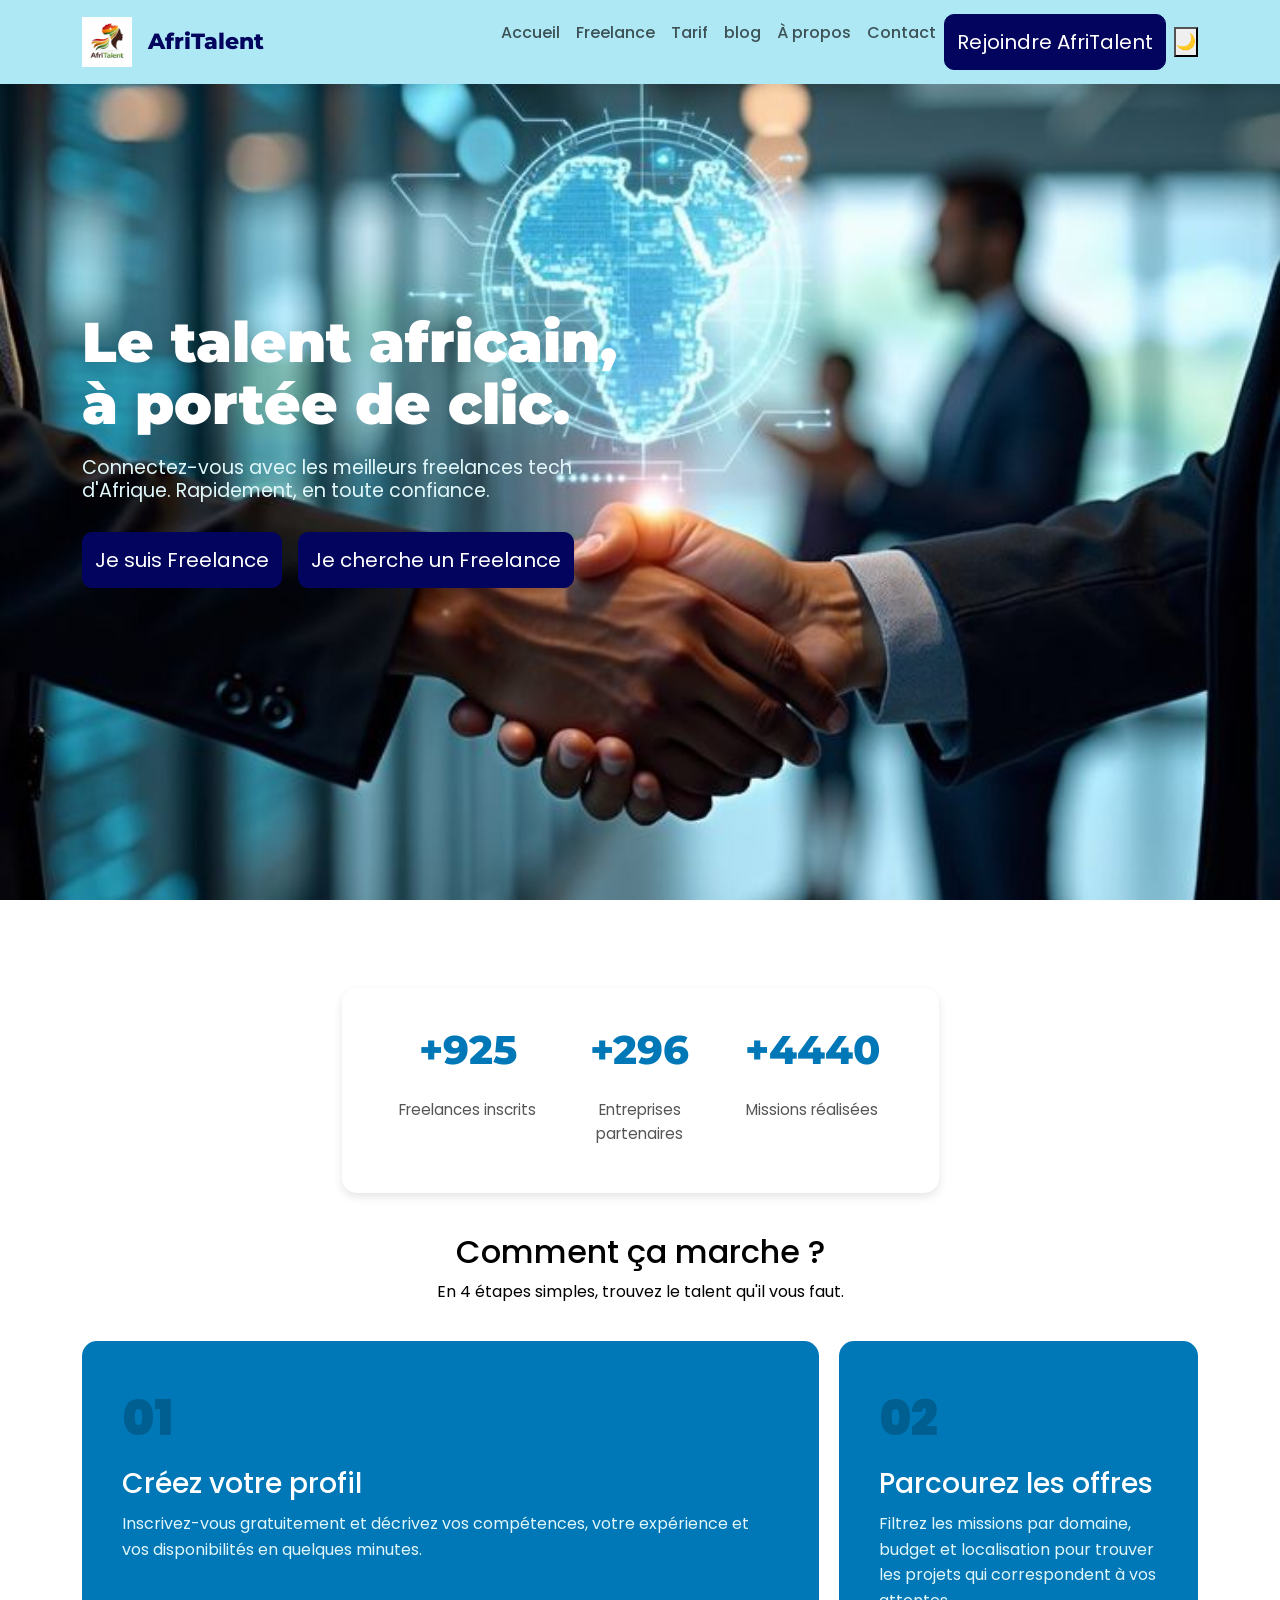
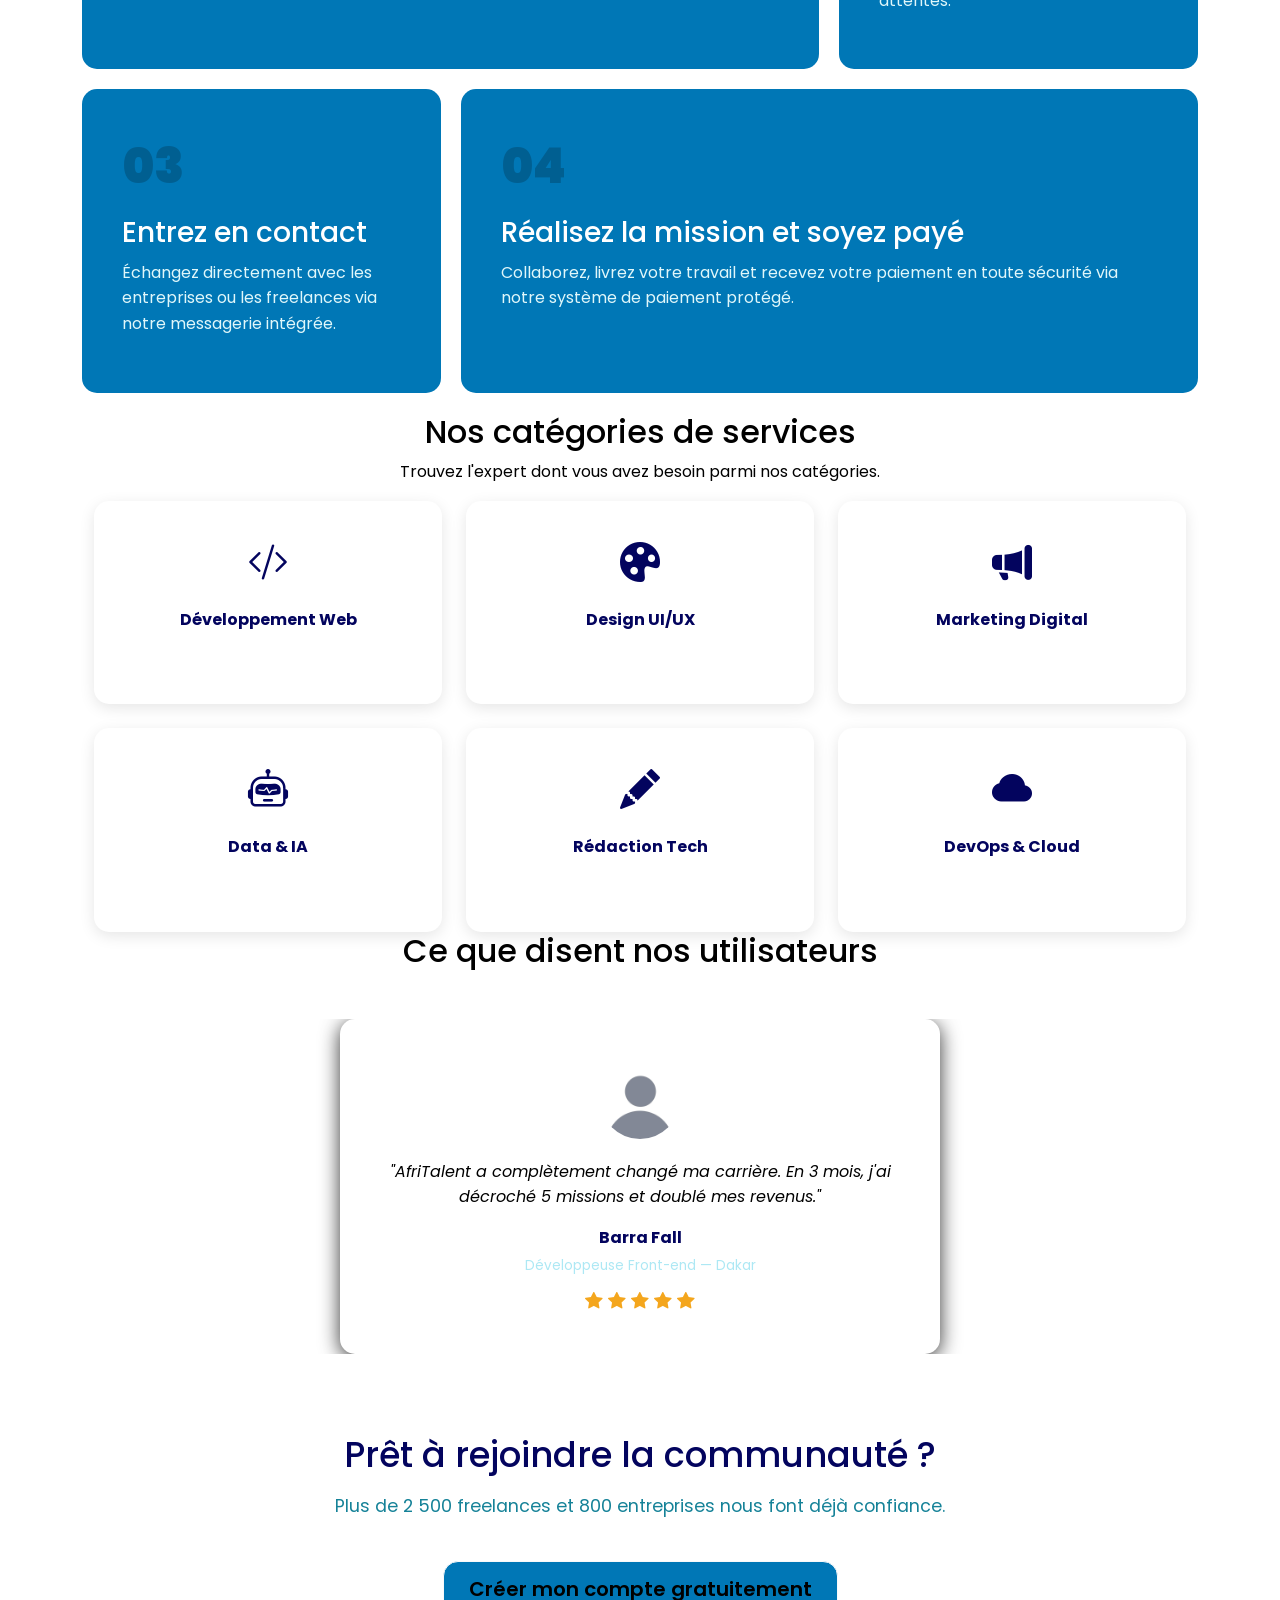
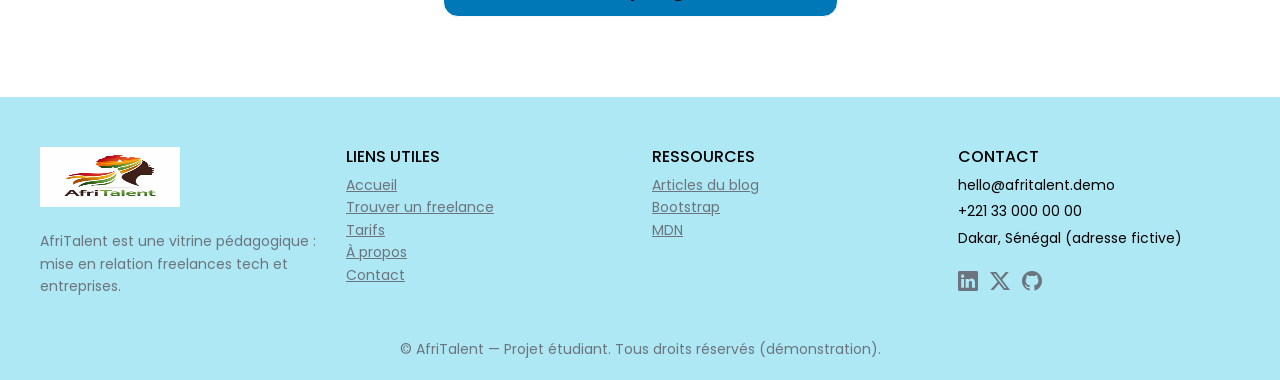
<file: index.html>
<!DOCTYPE html>
<html lang="fr">
<head>
  <meta charset="UTF-8" />
  <meta name="viewport" content="width=device-width, initial-scale=1.0" />
  <title>AfriTalent — La plateforme des freelances tech africains</title>

  <!-- Bootstrap 5 CSS via CDN -->
  <link href="https://cdn.jsdelivr.net/npm/bootstrap@5.3.0/dist/css/bootstrap.min.css" rel="stylesheet" />
  <!-- Bootstrap Icons -->
  <link href="https://cdn.jsdelivr.net/npm/bootstrap-icons@1.10.5/font/bootstrap-icons.css" rel="stylesheet" />
  <!-- Google Fonts : Poppins (titres) + Inter (corps) -->
  <link href="https://fonts.googleapis.com/css2?family=Poppins:wght@700;800&family=Inter:wght@400;500&display=swap" rel="stylesheet" />
  <!-- CSS personnalisé -->
  <link rel="stylesheet" href="css/style.css" />
</head>
<body>

  <!-- ========== NAVBAR ========== -->
  <!-- navbar fixe en haut, change de style au scroll via JS -->
  

<header>
<!-- Navbar CLAIRE -->
 
<nav class="navbar navbar-expand-lg fixed-top" id="phto">
  <div class="container">
    <a  class="navbar-brand d-flex align-items-center gap-2" href="index.html">
      <img src="images/WhatsApp Image 2026-05-01 at 19.04.56.jpeg" height="50px">
    </a>

      <!-- Bouton hamburger mobile -->
      <button class="navbar-toggler" type="button"
        data-bs-toggle="collapse"
        data-bs-target="#navMenu"
        aria-controls="navMenu"
          aria-expanded="false"
        aria-label="Ouvrir le menu">
        <span class="navbar-toggler-icon"></span>
      </button>

    <div class="collapse navbar-collapse" id="navMenu">
      <a class="navbar-brand" href="#">AfriTalent</a>
      <div class="navbar-nav ms-auto">
        <a class="nav-link" href="index.html">Accueil</a>
        <a class="nav-link" href="freelances.html">Freelance</a>
        <a class="nav-link" href="tarifs.html">Tarif</a>
        <a class="nav-link" href="blog.html">blog</a>
        <a class="nav-link" href="about.html">À propos</a>
        <a class="nav-link" href="contact.html">Contact</a>
        <a href="contact.html" class="btn btn-primary btn-lg">Rejoindre AfriTalent</a>
      </div>
      <div>
        <button id="darkModeToggle" class="btn-sm ms-2">🌙</button>
      </div>
    </div>
  </div>
</nav>
  
</header>

    <!-- ===== SECTION HERO ===== -->
    <section class="hero" aria-label="Présentation de la plateforme mt-5">
      <div class="container py-5">
        <div class="row align-items-center">
          <!-- Texte hero -->
          <div class="col-lg-6">
            <h1 class="hero-title">Le talent africain,<br>à portée de clic.</h1>
            <h2 class="hero-subtitle">Connectez-vous avec les meilleurs freelances tech d'Afrique. Rapidement, en toute confiance.</h2>
            <div class="d-flex gap-3 flex-wrap mt-4">
              <a href="freelances.html" class="btn btn-primary btn-lg">Je suis Freelance</a>
              <a href="freelances.html" class="btn btn-primary btn-lg">Je cherche un Freelance</a>
            </div>
          </div>
        </div>
    </section>

    <section class="stats-card">
        <!-- Statistiques animées -->
        <div class="row stats-row mt-5 text-center">
          <div class="col-6 col-md-4">
            <p class="stat-number" data-target="2500">+0</p>
            <p class="stat-label">Freelances inscrits</p>
          </div>
          <div class="col-6 col-md-4 ">
            <p class="stat-number" data-target="800">+0</p>
            <p class="stat-label">Entreprises partenaires</p>
          </div>
          <div class="col-6 col-md-4">
            <p class="stat-number" data-target="12000">+0</p>
            <p class="stat-label">Missions réalisées</p>
          </div>
        </div>

      </div>
    </section>

    <!-- ===== SECTION COMMENT ÇA MARCHE ===== -->
  <section class="section-padding" aria-labelledby="how-title">
    <div class="container">
        <h2 id="how-title" class="section-title text-center fade-in">Comment ça marche ?</h2>
        <p class="section-subtitle text-center">En 4 étapes simples, trouvez le talent qu'il vous faut.</p>

      <div class="bento">
          <article class="art">
            <span class="step-number">01</span>        
            <h3>Créez votre profil</h3>
            <p>Inscrivez-vous gratuitement et décrivez vos compétences, votre expérience et vos disponibilités en quelques minutes.</p>
          </article>

          <article class="art">
            <span class="step-number">02</span>
            <h3>Parcourez les offres</h3>
            <p>Filtrez les missions par domaine, budget et localisation pour trouver les projets qui correspondent à vos attentes.</p>
          </article>

          <article class="art">
            <span class="step-number">03</span>
            <h3>Entrez en contact</h3>
            <p>Échangez directement avec les entreprises ou les freelances via notre messagerie intégrée.</p>
          </article>

          <article class="art">
            <span class="step-number">04</span>
            <h3>Réalisez la mission et soyez payé</h3>
            <p>Collaborez, livrez votre travail et recevez votre paiement en toute sécurité via notre système de paiement protégé.</p>
          </article>

      </div>
    </div>
  </section>

    <!-- ===== SECTION CATÉGORIES DE SERVICES ===== -->
    <section class="container" >
      <div class="container">
        <h2 id="categories-title" class="section-title text-center fade-in">Nos catégories de services</h2>
        <p class="section-subtitle text-center">Trouvez l'expert dont vous avez besoin parmi nos catégories.</p>

        <div class="row g-4">

          <div class="col-12 col-md-6 col-lg-4">
            <article class="category-card ">
              <i class="bi bi-code-slash category-icon" aria-hidden="true"></i>
              <h3 class="category-title">Développement Web</h3>
              <p class="category-count">324 freelances</p>
            </article>
          </div>

         <div class="col-12 col-md-6 col-lg-4">
            <article class="category-card">
              <i class="bi bi-palette-fill category-icon" aria-hidden="true"></i>
              <h3 class="category-title">Design UI/UX</h3>
              <p class="category-count">198 freelances</p>
            </article>
          </div>

          <div class="col-12 col-md-6 col-lg-4">
            <article class="category-card ">
              <i class="bi bi-megaphone-fill category-icon" aria-hidden="true"></i>
              <h3 class="category-title">Marketing Digital</h3>
              <p class="category-count">145 freelances</p>
            </article>
          </div>

          <div class="col-12 col-md-6 col-lg-4">
            <article class="category-card ">
              <i class="bi bi-robot category-icon" aria-hidden="true"></i>
              <h3 class="category-title">Data & IA</h3>
              <p class="category-count">210 freelances</p>
            </article>
          </div>

          <div class="col-12 col-md-6 col-lg-4">
            <article class="category-card ">
              <i class="bi bi-pencil-fill category-icon" aria-hidden="true"></i>
              <h3 class="category-title">Rédaction Tech</h3>
              <p class="category-count">87 freelances</p>
            </article>
          </div>

          <div class="col-12 col-md-6 col-lg-4">
            <article class="category-card ">
              <i class="bi bi-cloud-fill category-icon" aria-hidden="true"></i>
              <h3 class="category-title">DevOps & Cloud</h3>
              <p class="category-count">112 freelances</p>
            </article>
          </div>

        </div>
      </div>
    </section>

    <!-- ===== SECTION TÉMOIGNAGES ===== -->
    <section class="section-padding" aria-labelledby="temoignages-title">
      <div class="container">
        <h2 id="temoignages-title" class="section-title text-center fade-in">Ce que disent nos utilisateurs</h2>

        <!-- Carousel Bootstrap -->
        <div id="carouselTemoignages" class="carousel slide mt-5" data-bs-ride="carousel">

          <div class="carousel-inner">

            <!-- Témoignage 1 -->
            <div class="carousel-item active">
              <div class="temoignage-card text-center mx-auto">
                <img src="images/télécharger (20).jpeg" alt="Photo de Barra Fall" class="temoignage-avatar"
                 height="50px" />
                <p class="temoignage-texte">"AfriTalent a complètement changé ma carrière. En 3 mois, j'ai décroché 5 missions et doublé mes revenus."</p>
                <p class="temoignage-nom"> Barra Fall</p>
                <p class="temoignage-role">Développeuse Front-end — Dakar</p>
                <div class="stars" aria-label="Note : 5 étoiles sur 5">
                  <i class="bi bi-star-fill"></i>
                  <i class="bi bi-star-fill"></i>
                  <i class="bi bi-star-fill"></i>
                  <i class="bi bi-star-fill"></i>
                  <i class="bi bi-star-fill"></i>
                </div>
              </div>
            </div>

            <!-- Témoignage 2 -->
            <div class="carousel-item">
              <div class="temoignage-card text-center mx-auto">
                <img src="images/photo de profil.jpeg" alt="Photo de Andrea Tavares" class="temoignage-avatar"
                  height="50px" />
                <p class="temoignage-texte">"Nous avons trouvé un excellent designer UI/UX en moins de 48h. La qualité des profils est vraiment au rendez-vous."</p>
                <p class="temoignage-nom">Andrea Tavares</p>
                <p class="temoignage-role">CEO, TechStartup Ghana — Entreprise</p>
                <div class="stars" aria-label="Note : 5 étoiles sur 5">
                  <i class="bi bi-star-fill"></i>
                  <i class="bi bi-star-fill"></i>
                  <i class="bi bi-star-fill"></i>
                  <i class="bi bi-star-fill"></i>
                  <i class="bi bi-star-fill"></i>
                </div>
              </div>
            </div>

            <!-- Témoignage 3 -->
            <div class="carousel-item">
              <div class="temoignage-card text-center mx-auto">
                <img src="images/télécharger (21).jpeg" alt="Photo de Antoine Plomb" class="temoignage-avatar"
                  height="50px" />
                <p class="temoignage-texte">"La plateforme est intuitive, le système de paiement sécurisé et le support réactif. Je recommande à 100% !"</p>
                <p class="temoignage-nom">Antoine Plomb</p>
                <p class="temoignage-role">Data Scientist — Abidjan</p>
                <div class="stars" aria-label="Note : 4 étoiles sur 5">
                  <i class="bi bi-star-fill"></i>
                  <i class="bi bi-star-fill"></i>
                  <i class="bi bi-star-fill"></i>
                  <i class="bi bi-star-fill"></i>
                  <i class="bi bi-star"></i>
                </div>
              </div>
            </div>

          </div>

          <!-- Contrôles du carousel -->
          <button class="carousel-control-prev" type="button" data-bs-target="#carouselTemoignages" data-bs-slide="prev" aria-label="Témoignage précédent">
            <span class="carousel-control-prev-icon" aria-hidden="true"></span>
          </button>
          <button class="carousel-control-next" type="button" data-bs-target="#carouselTemoignages" data-bs-slide="next" aria-label="Témoignage suivant">
            <span class="carousel-control-next-icon" aria-hidden="true"></span>
          </button>

        </div>
      </div>
    </section>

    <!-- ===== SECTION CTA ===== -->
    <section class="cta-section" aria-labelledby="cta-title">
      <div class="container text-center">
        <h2 id="cta-title" class="cta-title fade-in">Prêt à rejoindre la communauté ?</h2>
        <p class="cta-subtitle">Plus de 2 500 freelances et 800 entreprises nous font déjà confiance.</p>
        <a href="contact.html" class="btn btn-light btn-lg mt-3">Créer mon compte gratuitement</a>
      </div>
    </section>

  </main>

  <!-- ========== FOOTER ========== -->
  <footer class="footer ">
      <div class="footer1">
        <div class="row g-4">
          <div class="col-md-6 col-lg-3">
            <a class="d-inline-flex align-items-center gap-2 text-decoration-none text-body" href="index.html">
              <img src="images/WhatsApp Image 2026-05-01 at 19.04.56.jpeg" width="140" height="60" />
            </a>
            <p class="small text-secondary mt-3">
              AfriTalent est une vitrine pédagogique : mise en relation freelances tech et entreprises.
            </p>
          </div>
          <div class="col-6 col-lg-3">
            <h2 class="h6 text-uppercase">Liens utiles</h2>
            <ul class="list-unstyled small">
              <li><a class="link-secondary" href="index.html">Accueil</a></li>
              <li><a class="link-secondary" href="freelances.html">Trouver un freelance</a></li>
              <li><a class="link-secondary" href="tarifs.html">Tarifs</a></li>
              <li><a class="link-secondary" href="about.html">À propos</a></li>
              <li><a class="link-secondary" href="contact.html">Contact</a></li>
            </ul>
          </div>
          <div class="col-6 col-lg-3">
            <h2 class="h6 text-uppercase">Ressources</h2>
            <ul class="list-unstyled small">
              <li><a class="link-secondary" href="index.html#blog">Articles du blog</a></li>
              <li><a class="link-secondary" href="https://getbootstrap.com/" rel="noopener">Bootstrap</a></li>
              <li>
                <a class="link-secondary" href="https://developer.mozilla.org/fr/" rel="noopener">MDN</a>
              </li>
            </ul>
          </div>
          <div class="col-md-6 col-lg-3">
            <h2 class="h6 text-uppercase">Contact</h2>
            <p class="small mb-1">hello@afritalent.demo</p>
            <p class="small mb-1">+221 33 000 00 00</p>
            <p class="small">Dakar, Sénégal (adresse fictive)</p>
            <p class="mt-3 mb-0">
              <a class="text-secondary me-2" href="#" aria-label="LinkedIn (lien fictif)"
                ><i class="bi bi-linkedin fs-5" aria-hidden="true"></i
              ></a>
              <a class="text-secondary me-2" href="#" aria-label="X (lien fictif)"
                ><i class="bi bi-twitter-x fs-5" aria-hidden="true"></i
              ></a>
              <a class="text-secondary" href="#" aria-label="GitHub (lien fictif)"
                ><i class="bi bi-github fs-5" aria-hidden="true"></i
              ></a>
            </p>
          </div>
        </div>
        <p class="small text-secondary text-center mt-4 mb-0">
          © <span id="year"></span> AfriTalent — Projet étudiant. Tous droits réservés (démonstration).
        </p>
      </div>
    </footer>

  <!-- Bootstrap 5 JS via CDN -->
  <script src="https://cdn.jsdelivr.net/npm/bootstrap@5.3.0/dist/js/bootstrap.bundle.min.js"></script>
  <!-- JavaScript personnalisé -->
  <script src="js/main.js"></script>

<!-- Bouton retour en haut -->
  <button id="backToTop" aria-label="Retourner en haut de la page" title="Haut de page">
    <i class="bi bi-arrow-up-short"></i>
  </button>

</body>
</html>
</file>
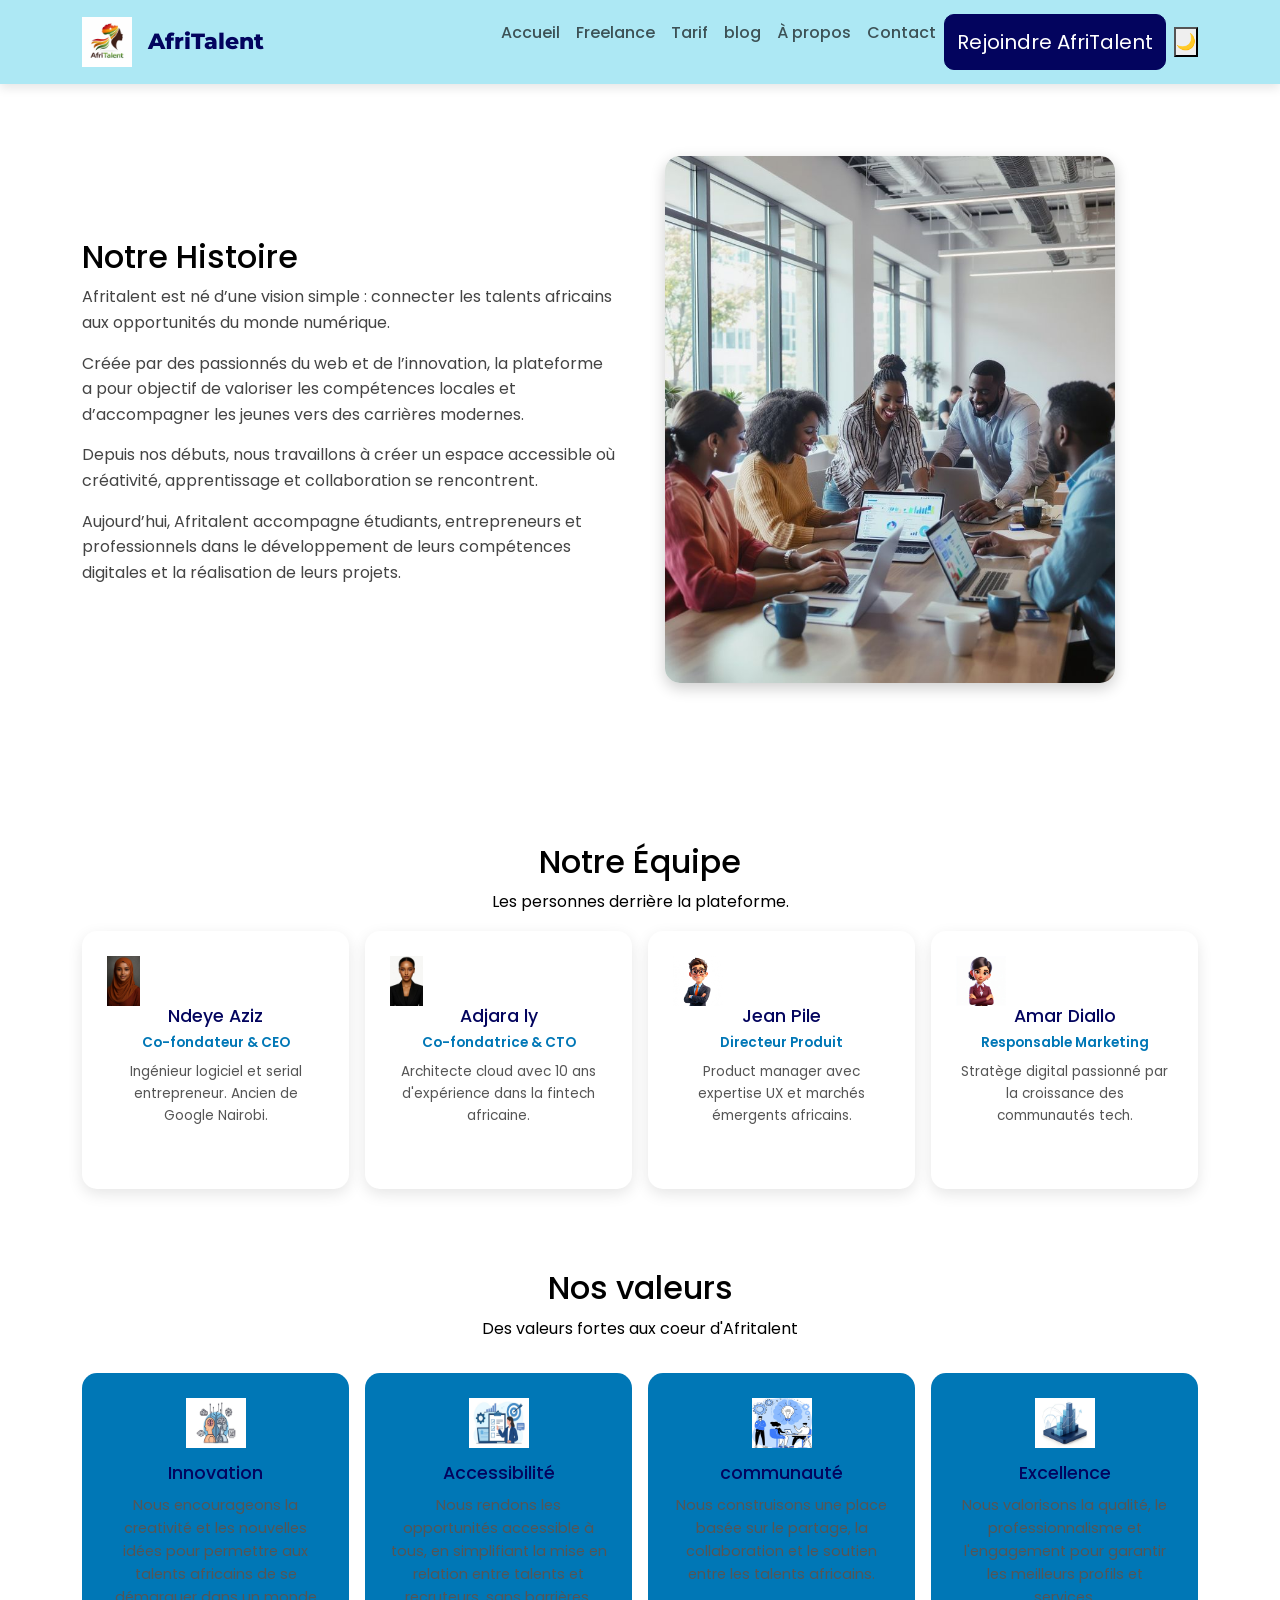
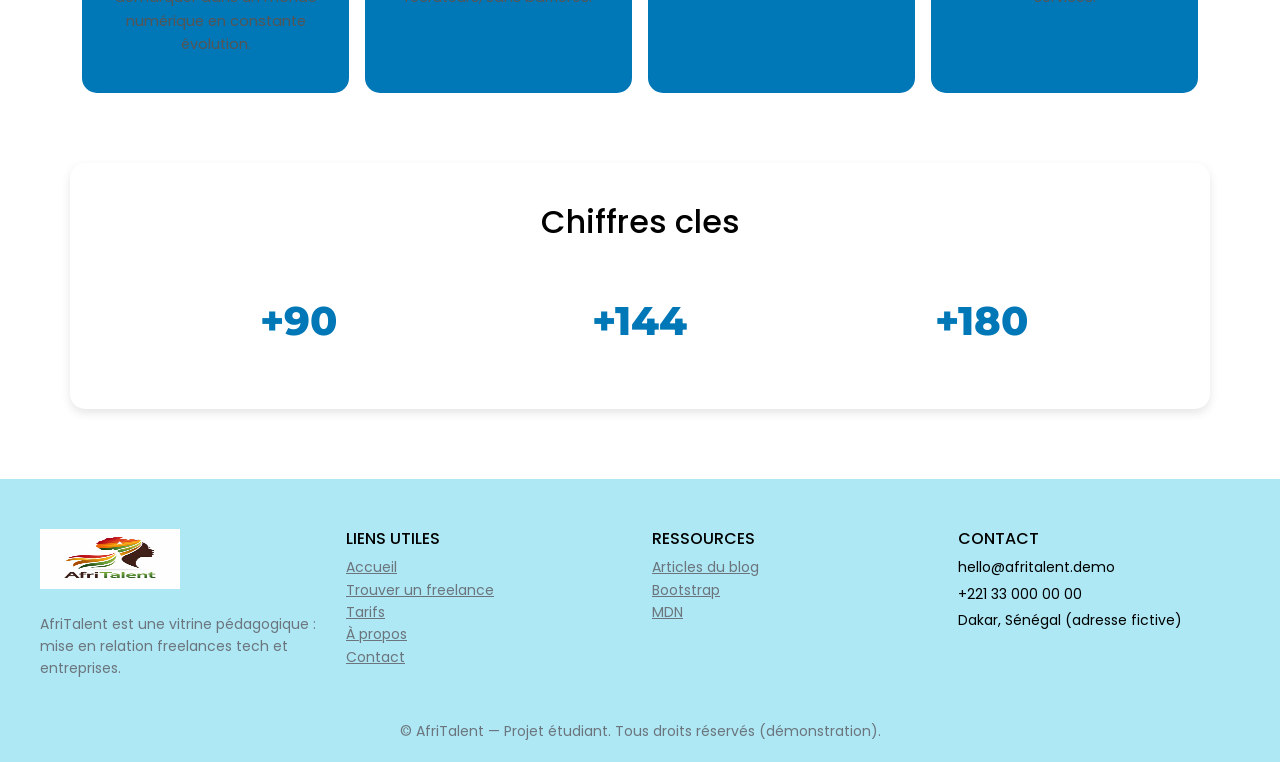
<file: about.html>
<!DOCTYPE html>
<html lang="fr">
<head> 
    <meta charset="UTF-8"> 
    <meta name="viewport" content="width=device-width, initial-scale=1.0"> 
    <title>AfriTalent — About</title> 

    <!-- Bootstrap 5 via CDN : feuille de style --> 
    
    <link href="https://cdn.jsdelivr.net/npm/bootstrap@5.3.0/dist/css/bootstrap.min.css" 
rel="stylesheet"> 

    <!-- Votre feuille de style personnelle --> 
    <link rel="stylesheet" href="css/style.css">
</head>
<body> 
    <!-- Le contenu de la page sera ajoute ici --> 
<header>
<!-- Navbar CLAIRE -->
<nav class="navbar navbar-expand-lg fixed-top" id="phto">
  <div class="container">
     <a  class="navbar-brand d-flex align-items-center gap-2" href="index.html">
      <img src="images/WhatsApp Image 2026-05-01 at 19.04.56.jpeg" height="50px">
    </a>
      <!-- Bouton hamburger mobile -->
      <button class="navbar-toggler" type="button"
        data-bs-toggle="collapse"
        data-bs-target="#navMenu"
        aria-controls="navMenu"
          aria-expanded="false"
        aria-label="Ouvrir le menu">
        <span class="navbar-toggler-icon"></span>
      </button>

    <div class="collapse navbar-collapse" id="navMenu">
      <a class="navbar-brand" href="#">AfriTalent</a>
      <div class="navbar-nav ms-auto">
        <a class="nav-link" href="index.html">Accueil</a>
        <a class="nav-link" href="freelances.html">Freelance</a>
        <a class="nav-link" href="tarifs.html">Tarif</a>
        <a class="nav-link" href="blog.html">blog</a>
        <a class="nav-link" href="about.html">À propos</a>
        <a class="nav-link" href="contact.html">Contact</a>
        <a href="contact.html" class="btn btn-primary btn-lg">Rejoindre AfriTalent</a>
      </div>
      <div>
        <div>
        <button id="darkModeToggle" class="btn-sm ms-2">🌙</button>
      </div>
      </div>
    </div>
  </div>
</nav>
  
  
</header>
    <section id="histoire" aria-label="Histoire d'AfriTalent ">
      <div class="container">
        <div class="histoire-content fade-in">
          <div class="histoire-text">
            <h2 class="section-title">Notre Histoire</h2>
            <p>Afritalent est né d’une vision simple : connecter les talents africains aux opportunités du monde numérique. </p>
            <p> Créée par des passionnés du web et de l’innovation, la plateforme a pour objectif de valoriser les compétences locales et d’accompagner les jeunes vers des carrières modernes.</p>
            <p>Depuis nos débuts, nous travaillons à créer un espace accessible où créativité, apprentissage et collaboration se rencontrent.</p>
            <p>Aujourd’hui, Afritalent accompagne étudiants, entrepreneurs et professionnels dans le développement de leurs compétences digitales et la réalisation de leurs projets.</p>
          </div>
          <div class="histoire-image">
           <img src="images/210191507604701517.jpeg" alt="Notre Histoire">
          </div>
        </div>
      </div>
    </section>

    <section id="equipe" >
          <div class="container">
            <h2 class="section-title text-center fade-in">Notre Équipe</h2>
            <p class="section-subtitle text-center fade-in">Les personnes derrière la plateforme.</p>
            <div class="row g-3 justify-content-center">

              <div class="col-12 col-md-6 col-lg-3 fade-in equipe">
                <div class="team-card">
                  <img src="images/télécharger (17).jpeg" alt="Ndeye Aziz, co-fondateur et CEO" class="team-avatar" height="50px">
                  <div class="team-info">
                    <h3>Ndeye Aziz</h3>
                    <p class="team-role">Co-fondateur & CEO</p>
                    <p class="team-bio">Ingénieur logiciel et serial entrepreneur. Ancien de Google Nairobi.</p>
                    <div class="team-social">
                      <a href="#" aria-label="LinkedIn de Ndeye Aziz"><i class="bi bi-linkedin" aria-hidden="true"></i></a>
                      <a href="#" aria-label="Twitter de Ndeye Aziz"><i class="bi bi-twitter-x" aria-hidden="true"></i></a>
                    </div>
                  </div>
                </div>
              </div>

              <div class="col-12 col-md-6 col-lg-3 fade-in">
                <div class="team-card">
                  <img src="images/it's me.jpeg" alt="Adjara ly, co-fondatrice et CTO" class="team-avatar" height="50px">
                  <div class="team-info">
                    <h3>Adjara ly</h3>
                    <p class="team-role">Co-fondatrice & CTO</p>
                    <p class="team-bio">Architecte cloud avec 10 ans d'expérience dans la fintech africaine.</p>
                    <div class="team-social">
                      <a href="#" aria-label="LinkedIn de Adjara ly"><i class="bi bi-linkedin" aria-hidden="true"></i></a>
                      <a href="#" aria-label="GitHub de Adjara ly"><i class="bi bi-github" aria-hidden="true"></i></a>
                    </div>
                  </div>
                </div>
              </div>

              <div class="col-12 col-md-6 col-lg-3 fade-in">
                <div class="team-card">
                  <img src="images/télécharger (14).jpeg" alt="Jean Pile, directeur produit" class="team-avatar" height="50px">
                  <div class="team-info">
                    <h3>Jean Pile</h3>
                    <p class="team-role">Directeur Produit</p>
                    <p class="team-bio">Product manager avec expertise UX et marchés émergents africains.</p>
                    <div class="team-social">
                      <a href="#" aria-label="LinkedIn de Jean Pile"><i class="bi bi-linkedin" aria-hidden="true"></i></a>
                      <a href="#" aria-label="Twitter de Jean Pile"><i class="bi bi-twitter-x" aria-hidden="true"></i></a>
                    </div>
                  </div>
                </div>
              </div>

              <div class="col-12 col-md-6 col-lg-3 fade-in">
                <div class="team-card">
                  <img src="images/télécharger (15).jpeg" alt="Amar Diallo, responsable marketing" class="team-avatar" height="50px">
                  <div class="team-info">
                    <h3>Amar Diallo</h3>
                    <p class="team-role">Responsable Marketing</p>
                    <p class="team-bio">Stratège digital passionné par la croissance des communautés tech.</p>
                    <div class="team-social">
                      <a href="#" aria-label="LinkedIn d'Amar Diallo"><i class="bi bi-linkedin" aria-hidden="true"></i></a>
                      <a href="#" aria-label="Instagram d'Amar Diallo"><i class="bi bi-instagram" aria-hidden="true"></i></a>
                    </div>
                  </div>
                </div>
              </div>
            </div>

          </div>
    </section>
  



 <section id="nos-valeurs" >
      <div class="container">
        <h2 class="section-title text-center fade-in">Nos valeurs</h2>
        <p class="section-subtitle text-center fade-in">Des valeurs fortes aux coeur d'Afritalent</p>
        <div class="row g-3 mt-3">

          <div class="col-12 col-md-6 col-lg-3">
            <div class="valeur">
             <img src="images/robotic profile artificial.jpeg" height="50px">
              <div class="team-info">
                <h3>Innovation</h3>
                <p class="team-bio"> Nous encourageons la creativité et les nouvelles idées pour permettre aux talents africains de se démarquer dans un monde numérique en constante évolution.</p>
              </div>
            </div>
          </div>

          <div class="col-12 col-md-6 col-lg-3">
           <div class="valeur">
             <img src="images/NexAlign.jpeg" height="50px">
              <div class="team-info">
                <h3>Accessibilité</h3>
                <p class="team-bio">Nous rendons les opportunités accessible à tous, en simplifiant la mise en relation entre talents et recruteurs, sans barrières.</p>
              </div>
            </div>
          </div>

          <div class="col-12 col-md-6 col-lg-3">
            <div class="valeur">
            <img src="images/télécharger (22).jpeg" height="50px"> 
              <div class="team-info">
                <h3>communauté</h3>
                <p class="team-bio">Nous construisons une place basée sur le partage, la collaboration et le soutien entre les talents africains.</p>
              </div>
            </div>
          </div>

          <div class="col-12 col-md-6 col-lg-3">
            <div class="valeur">
            <img src="images/télécharger (23).jpeg" height="50px"> 
              <div class="team-info">
                <h3>Excellence</h3>
                <p class="team-bio">Nous valorisons la qualité, le professionnalisme et l'engagement pour garantir les meilleurs profils et services.</p>
              </div>
            </div>
          </div>

        </div>
      </div>
    </section>


    <section class="chiffres-cles">
      <div class="container">
        <h2 class="section-title text-center fade-in">Chiffres cles</h2>
        <div class="row  mt-5 text-center">
          <div class="col-6 col-md-4">
            <p class="stat-number" data-target="500">+0</p>
          </div>
          <div class="col-6 col-md-4 ">
            <p class="stat-number" data-target="800">+0</p>
          </div>
          <div class="col-6 col-md-4">
            <p class="stat-number" data-target="1000">+0</p>
          </div>
        </div>
      </div>
    </section>

    <footer class="footer">
      <div class="footer1">
        <div class="row g-4">
          <div class="col-md-6 col-lg-3">
            <a class="d-inline-flex align-items-center gap-2 text-decoration-none text-body" href="index.html">
              <img src="images/WhatsApp Image 2026-05-01 at 19.04.56.jpeg" width="140" height="60" />
            </a>
            <p class="small text-secondary mt-3">
              AfriTalent est une vitrine pédagogique : mise en relation freelances tech et entreprises.
            </p>
          </div>
          <div class="col-6 col-lg-3">
            <h2 class="h6 text-uppercase">Liens utiles</h2>
            <ul class="list-unstyled small">
              <li><a class="link-secondary" href="index.html">Accueil</a></li>
              <li><a class="link-secondary" href="freelances.html">Trouver un freelance</a></li>
              <li><a class="link-secondary" href="tarifs.html">Tarifs</a></li>
              <li><a class="link-secondary" href="about.html">À propos</a></li>
              <li><a class="link-secondary" href="contact.html">Contact</a></li>
            </ul>
          </div>
          <div class="col-6 col-lg-3">
            <h2 class="h6 text-uppercase">Ressources</h2>
            <ul class="list-unstyled small">
              <li><a class="link-secondary" href="index.html#blog">Articles du blog</a></li>
              <li><a class="link-secondary" href="https://getbootstrap.com/" rel="noopener">Bootstrap</a></li>
              <li>
                <a class="link-secondary" href="https://developer.mozilla.org/fr/" rel="noopener">MDN</a>
              </li>
            </ul>
          </div>
          <div class="col-md-6 col-lg-3">
            <h2 class="h6 text-uppercase">Contact</h2>
            <p class="small mb-1">hello@afritalent.demo</p>
            <p class="small mb-1">+221 33 000 00 00</p>
            <p class="small">Dakar, Sénégal (adresse fictive)</p>
            <p class="mt-3 mb-0">
              <a class="text-secondary me-2" href="#" aria-label="LinkedIn (lien fictif)"
                ><i class="bi bi-linkedin fs-5" aria-hidden="true"></i
              ></a>
              <a class="text-secondary me-2" href="#" aria-label="X (lien fictif)"
                ><i class="bi bi-twitter-x fs-5" aria-hidden="true"></i
              ></a>
              <a class="text-secondary" href="#" aria-label="GitHub (lien fictif)"
                ><i class="bi bi-github fs-5" aria-hidden="true"></i
              ></a>
            </p>
          </div>
        </div>
        <p class="small text-secondary text-center mt-4 mb-0">
          © <span id="year"></span> AfriTalent — Projet étudiant. Tous droits réservés (démonstration).
        </p>
      </div>
    </footer>

    <!-- Bootstrap 5 via CDN : script JavaScript --> 
<script src="https://cdn.jsdelivr.net/npm/bootstrap@5.3.0/dist/js/bootstrap.bundle.min.js"></script> 
<script src="js/main.js"></script>
    
<!-- Bouton retour en haut -->
  <button id="backToTop" aria-label="Retourner en haut de la page" title="Haut de page">
    <i class="bi bi-arrow-up-short"></i>
  </button>

</body>
</html>
</file>
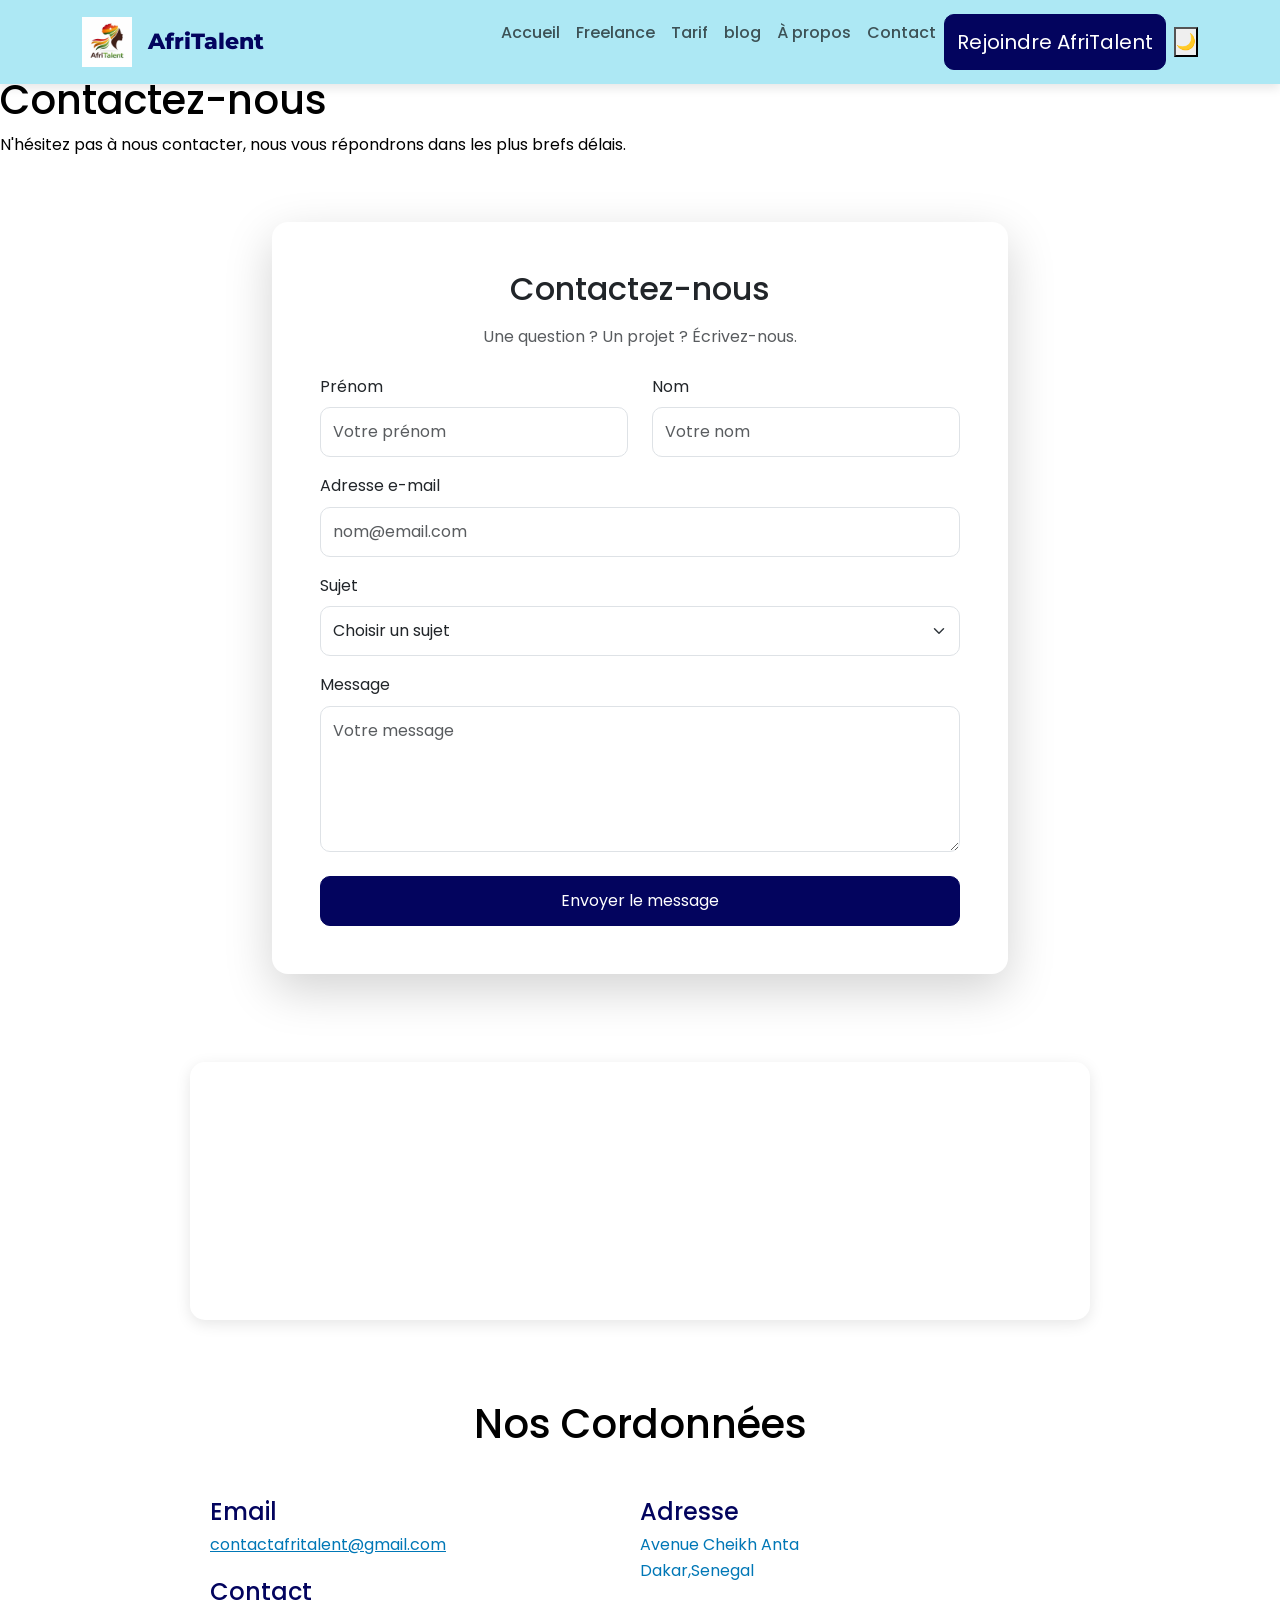
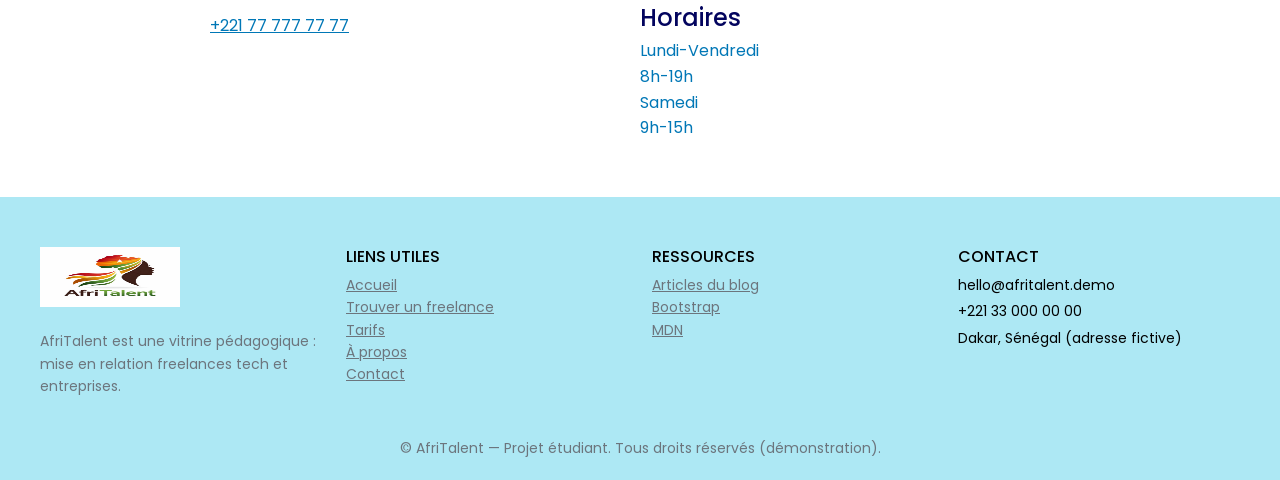
<file: contact.html>
<!DOCTYPE html>
<html lang="fr">
<head> 
    <meta charset="UTF-8"> 
    <meta name="viewport" content="width=device-width, initial-scale=1.0"> 
    <title>AfriTalent — Contact</title> 

    <!-- Bootstrap 5 via CDN : feuille de style --> 
    <link 
href="https://cdn.jsdelivr.net/npm/bootstrap@5.3.0/dist/css/bootstrap.min.css" rel="stylesheet"> 

    <!-- Votre feuille de style personnelle --> 
    <link rel="stylesheet" href="css/style.css">
</head>
<body> 
    <!-- Le contenu de la page sera ajoute ici --> 
 <header>
<!-- Navbar CLAIRE -->
<nav class="navbar navbar-expand-lg fixed-top" id="phto">
  <div class="container">
    <a  class="navbar-brand d-flex align-items-center gap-2" href="index.html">
      <img src="images/WhatsApp Image 2026-05-01 at 19.04.56.jpeg" height="50px">
    </a>
      <!-- Bouton hamburger mobile -->
      <button class="navbar-toggler" type="button"
        data-bs-toggle="collapse"
        data-bs-target="#navMenu"
        aria-controls="navMenu"
          aria-expanded="false"
        aria-label="Ouvrir le menu">
        <span class="navbar-toggler-icon"></span>
      </button>

    <div class="collapse navbar-collapse" id="navMenu">
      <a class="navbar-brand" href="#">AfriTalent</a>
      <div class="navbar-nav ms-auto">
        <a class="nav-link" href="index.html">Accueil</a>
        <a class="nav-link" href="freelances.html">Freelance</a>
        <a class="nav-link" href="tarifs.html">Tarif</a>
        <a class="nav-link" href="blog.html">blog</a>
        <a class="nav-link" href="about.html">À propos</a>
        <a class="nav-link" href="contact.html">Contact</a>
        <a href="contact.html" class="btn btn-primary btn-lg">Rejoindre AfriTalent</a>
      </div>
      <div>
        <button id="darkModeToggle" class="btn-sm ms-2">🌙</button>
      </div>
    </div>
  </div>
</nav>
  

   <h1>Contactez-nous</h1>
       <p>N'hésitez pas à nous contacter, nous vous répondrons dans les plus brefs délais.</p>
  
</header>

    <section class="container py-5">
  <div class="row justify-content-center">
    <div class="col-lg-8">

      <div class="card shadow-lg border-0 rounded-4">
        <div class="card-body p-5">

          <h2 class="text-center mb-3">Contactez-nous</h2>
          <p class="text-center text-muted mb-4">
            Une question ? Un projet ? Écrivez-nous.
          </p>

          <form>
            <div class="row">
              <div class="col-md-6 mb-3">
                <label class="form-label">Prénom</label>
                <input type="text" class="form-control" placeholder="Votre prénom">
              </div>

              <div class="col-md-6 mb-3">
                <label class="form-label">Nom</label>
                <input type="text" class="form-control" placeholder="Votre nom">
              </div>
            </div>

            <div class="mb-3">
              <label class="form-label">Adresse e-mail</label>
              <input type="email" class="form-control" placeholder="nom@email.com">
            </div>

            <div class="mb-3">
              <label class="form-label">Sujet</label>
              <select class="form-select">
                <option selected>Choisir un sujet</option>
                <option>Inscription Freelance</option>
                <option>Inscription Entreprise</option>
                <option>Support</option>
                <option>Partenariat</option>
              </select>
            </div>

            <div class="mb-4">
              <label class="form-label">Message</label>
              <textarea class="form-control" rows="5" placeholder="Votre message"></textarea>
            </div>

            <button type="submit" class="btn btn-primary w-100">
              Envoyer le message
            </button>
          </form>

        </div>
      </div>

    </div>
  </div>
</section>

   <div class="map-container">
              <iframe
                src="https://www.google.com/maps/embed?pb=!1m18!1m12!1m3!1d3859.123456789!2d-17.4440!3d14.6937!2m3!1f0!2f0!3f0!3m2!1i1024!2i768!4f13.1!3m3!1m2!1s0x0%3A0x0!2zMTTCsDQxJzM3LjMiTiAxN8KwMjYnMzguNCJX!5e0!3m2!1sfr!2ssn!4v1234567890"
                width="100%"
                height="250"
                style="border:0;"
                allowfullscreen=""
                loading="lazy"
                referrerpolicy="no-referrer-when-downgrade"
                title="Localisation des bureaux AfriTalent à Dakar, Sénégal">
              </iframe>
   </div>

  <div class="Cordonnees">
     <h1>Nos Cordonnées</h1>
      <div class="infos">
        <div class="gauche">
          <h4>Email</h4>
          <a href="contactafritalent@gmail.com">contactafritalent@gmail.com</a>
      
          <h4>Contact</h4>
          <a href="+221 77 777 77 77">+221 77 777 77 77</a>
        </div>
  
        <div class="droite">
          <h4>Adresse</h4>
          <address>Avenue Cheikh Anta <br>Dakar,Senegal</address>
      
          <h4>Horaires</h4>
          <p>Lundi-Vendredi <br>8h-19h <br>Samedi <br>9h-15h</p>
        </div>
      </div>
  </div>
        




  <footer class="footer">
      <div class="footer1">
        <div class="row g-4">
          <div class="col-md-6 col-lg-3">
            <a class="d-inline-flex align-items-center gap-2 text-decoration-none text-body" href="index.html">
              <img src="images/WhatsApp Image 2026-05-01 at 19.04.56.jpeg" width="140" height="60" />
            </a>
            <p class="small text-secondary mt-3">
              AfriTalent est une vitrine pédagogique : mise en relation freelances tech et entreprises.
            </p>
          </div>
          <div class="col-6 col-lg-3">
            <h2 class="h6 text-uppercase">Liens utiles</h2>
            <ul class="list-unstyled small">
              <li><a class="link-secondary" href="index.html">Accueil</a></li>
              <li><a class="link-secondary" href="freelances.html">Trouver un freelance</a></li>
              <li><a class="link-secondary" href="tarifs.html">Tarifs</a></li>
              <li><a class="link-secondary" href="about.html">À propos</a></li>
              <li><a class="link-secondary" href="contact.html">Contact</a></li>
            </ul>
          </div>
          <div class="col-6 col-lg-3">
            <h2 class="h6 text-uppercase">Ressources</h2>
            <ul class="list-unstyled small">
              <li><a class="link-secondary" href="index.html#blog">Articles du blog</a></li>
              <li><a class="link-secondary" href="https://getbootstrap.com/" rel="noopener">Bootstrap</a></li>
              <li>
                <a class="link-secondary" href="https://developer.mozilla.org/fr/" rel="noopener">MDN</a>
              </li>
            </ul>
          </div>
          <div class="col-md-6 col-lg-3">
            <h2 class="h6 text-uppercase">Contact</h2>
            <p class="small mb-1">hello@afritalent.demo</p>
            <p class="small mb-1">+221 33 000 00 00</p>
            <p class="small">Dakar, Sénégal (adresse fictive)</p>
            <p class="mt-3 mb-0">
              <a class="text-secondary me-2" href="#" aria-label="LinkedIn (lien fictif)"
                ><i class="bi bi-linkedin fs-5" aria-hidden="true"></i
              ></a>
              <a class="text-secondary me-2" href="#" aria-label="X (lien fictif)"
                ><i class="bi bi-twitter-x fs-5" aria-hidden="true"></i
              ></a>
              <a class="text-secondary" href="#" aria-label="GitHub (lien fictif)"
                ><i class="bi bi-github fs-5" aria-hidden="true"></i
              ></a>
            </p>
          </div>
        </div>
        <p class="small text-secondary text-center mt-4 mb-0">
          © <span id="year"></span> AfriTalent — Projet étudiant. Tous droits réservés (démonstration).
        </p>
      </div>
    </footer>

    <!-- Bootstrap 5 via CDN : script JavaScript --> 
<script 
src="https://cdn.jsdelivr.net/npm/bootstrap@5.3.0/dist/js/bootstrap.bundle.min.js"></script> 
<script src="js/main.js"></script>

<!-- Bouton retour en haut -->
  <button id="backToTop" aria-label="Retourner en haut de la page" title="Haut de page">
    <i class="bi bi-arrow-up-short"></i>
  </button>

</body>
</html>
</file>
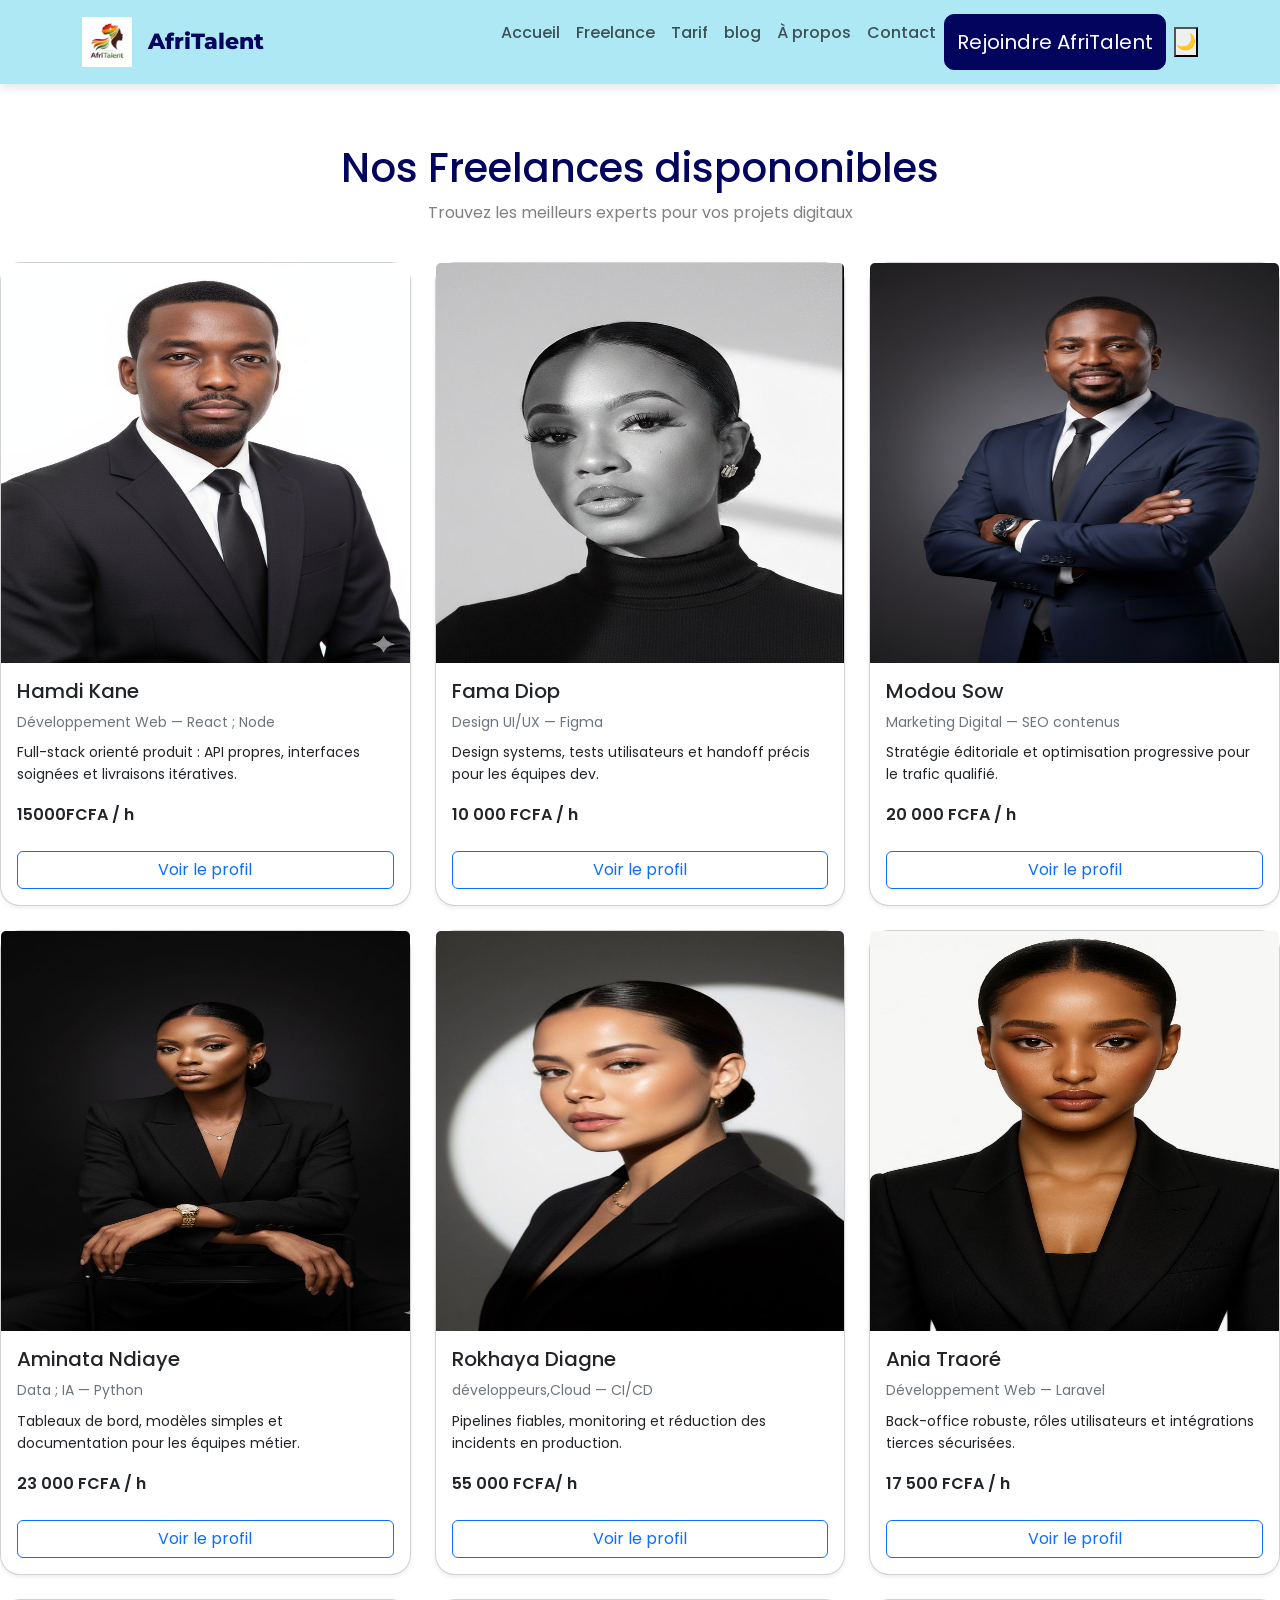
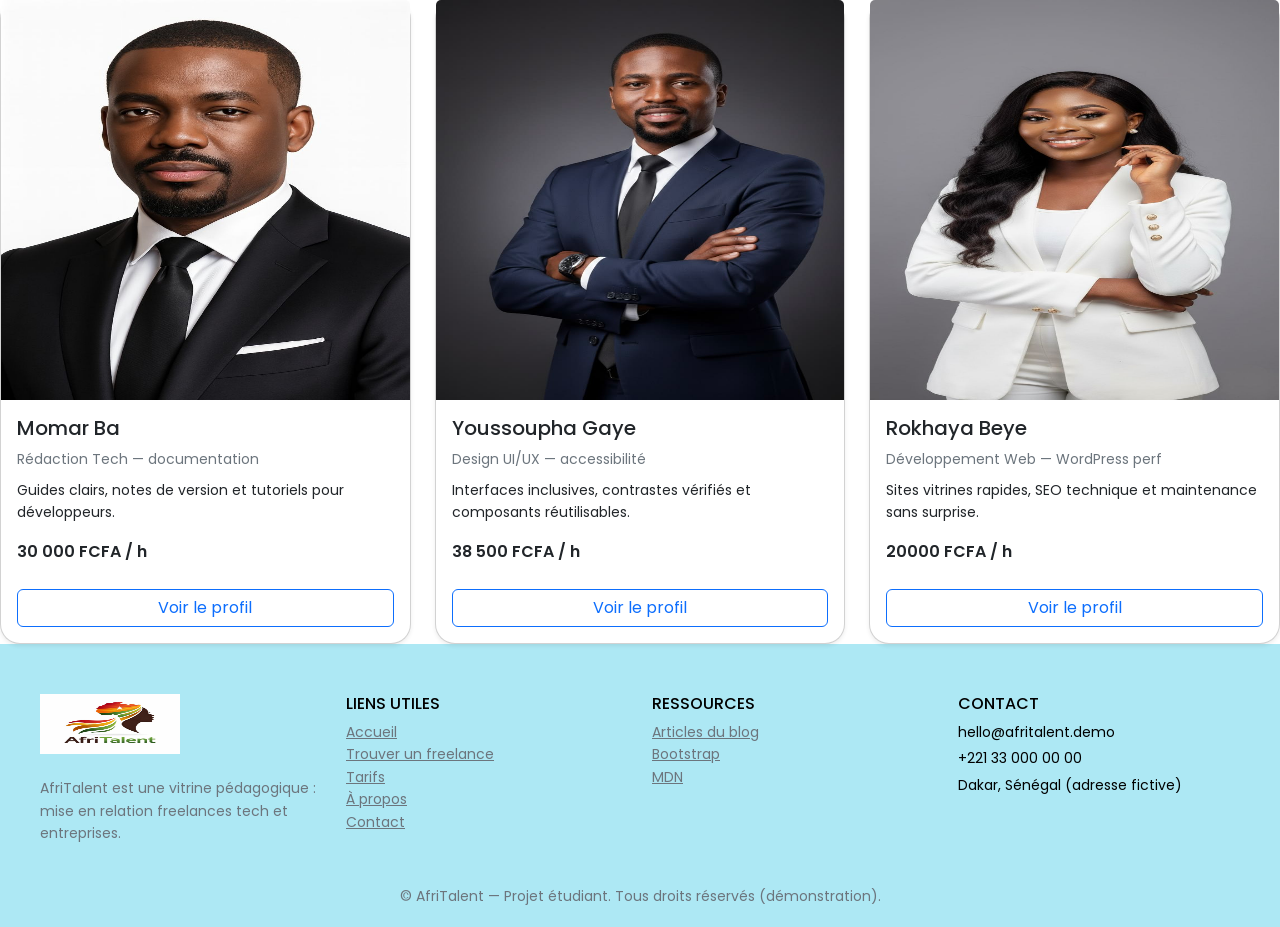
<file: freelances.html>
<!DOCTYPE html>
<html lang="fr">
<head> 
    <meta charset="UTF-8"> 
    <meta name="viewport" content="width=device-width, initial-scale=1.0"> 
    <title>AfriTalent — freelances</title> 

    <!-- Bootstrap 5 via CDN : feuille de style --> 
     <link href="https://cdn.jsdelivr.net/npm/bootstrap@5.3.0/dist/css/bootstrap.min.css" rel="stylesheet"> 
    <link href="https://cdn.jsdelivr.net/npm/bootstrap@5.3.0/dist/css/bootstrap.min.css" rel="stylesheet"> 

    <!-- Votre feuille de style personnelle --> 
    <link rel="stylesheet" href="css/style.css">
</head>
<body> 
    <!-- Le contenu de la page sera ajoute ici --> 
   

 <header>

<!-- Navbar CLAIRE -->
 
<nav class="navbar navbar-expand-lg fixed-top" id="phto">
  <div class="container">
    <a  class="navbar-brand d-flex align-items-center gap-2" href="index.html">
      <img src="images/WhatsApp Image 2026-05-01 at 19.04.56.jpeg" height="50px">
    </a>

      <!-- Bouton hamburger mobile -->
      <button class="navbar-toggler" type="button"
        data-bs-toggle="collapse"
        data-bs-target="#navMenu"
        aria-controls="navMenu"
          aria-expanded="false"
        aria-label="Ouvrir le menu">
        <span class="navbar-toggler-icon"></span>
      </button>

    <div class="collapse navbar-collapse" id="navMenu">
      <a class="navbar-brand" href="#">AfriTalent</a>
      <div class="navbar-nav ms-auto">
        <a class="nav-link" href="index.html">Accueil</a>
        <a class="nav-link" href="freelances.html">Freelance</a>
        <a class="nav-link" href="tarifs.html">Tarif</a>
        <a class="nav-link" href="blog.html">blog</a>
        <a class="nav-link" href="about.html">À propos</a>
        <a class="nav-link" href="contact.html">Contact</a>
        <a href="contact.html" class="btn btn-primary btn-lg">Rejoindre AfriTalent</a>
      </div>
      <div>
        <button id="darkModeToggle" class="btn-sm ms-2">🌙</button>
      </div>
    </div>
  </div>
</nav>
  
  
  
</header>
<section class="centre mt-5" >
    <h1>Nos Freelances dispononibles</h1>
    <p>Trouvez les meilleurs experts pour vos projets digitaux</p>
</section>
<section id="freelanceGrid" class="row g-4" aria-label="Liste des freelances">
        <div class="col-12 col-md-6 col-lg-4">
          <article class="card h-100 shadow-sm freelance-card reveal" data-category="web">
            <img
              src="images/5ad69f347e4479527b4332df534632fc.jpg"
              class="card-img-top"
              height="400"
              
            
            />
            <div class="card-body d-flex flex-column">
              <h2 class="h5 card-title">Hamdi Kane</h2>
              <p class="text-secondary small mb-2">Développement Web — React ; Node</p>
              <p class="card-text small flex-grow-1">
                Full-stack orienté produit : API propres, interfaces soignées et livraisons itératives.
              </p>
              <p class="fw-semibold mb-2">15000FCFA / h</p>
              <p class="mb-3 text-warning" aria-label="Note 4.5 sur 5">
                <i class="bi bi-star-fill" aria-hidden="true"></i>
                <i class="bi bi-star-fill" aria-hidden="true"></i>
                <i class="bi bi-star-fill" aria-hidden="true"></i>
                <i class="bi bi-star-fill" aria-hidden="true"></i>
                <i class="bi bi-star-half" aria-hidden="true"></i>
              </p>
              <a href="contact.html" class="btn btn-outline-primary mt-auto">Voir le profil</a>
            </div>
          </article>
        </div>
        <div class="col-12 col-md-6 col-lg-4">
          <article class="card h-100 shadow-sm freelance-card reveal" data-category="design">
            <img
              src="images/67e3adbd165f92b608280a562e5b9c67.jpg"
              class="card-img-top"
              height="400"
              
            />
            <div class="card-body d-flex flex-column">
              <h2 class="h5 card-title">Fama Diop</h2>
              <p class="text-secondary small mb-2">Design UI/UX — Figma</p>
              <p class="card-text small flex-grow-1">
                Design systems, tests utilisateurs et handoff précis pour les équipes dev.
              </p>
              <p class="fw-semibold mb-2">10 000 FCFA / h</p>
              <p class="mb-3 text-warning" aria-label="Note 5 sur 5">
                <i class="bi bi-star-fill" aria-hidden="true"></i>
                <i class="bi bi-star-fill" aria-hidden="true"></i>
                <i class="bi bi-star-fill" aria-hidden="true"></i>
                <i class="bi bi-star-fill" aria-hidden="true"></i>
                <i class="bi bi-star-fill" aria-hidden="true"></i>
              </p>
              <a href="contact.html" class="btn btn-outline-primary mt-auto">Voir le profil</a>
            </div>
          </article>
        </div>
        <div class="col-12 col-md-6 col-lg-4">
          <article class="card h-100 shadow-sm freelance-card reveal" data-category="marketing">
            <img
              src="images/1fc96e1619b913eade6eb6533f72cf83.jpg"
              class="card-img-top"
              height="400"

            />
            <div class="card-body d-flex flex-column">
              <h2 class="h5 card-title">Modou Sow</h2>
              <p class="text-secondary small mb-2">Marketing Digital — SEO  contenus</p>
              <p class="card-text small flex-grow-1">
                Stratégie éditoriale et optimisation progressive pour le trafic qualifié.
              </p>
              <p class="fw-semibold mb-2">20 000 FCFA / h</p>
              <p class="mb-3 text-warning" aria-label="Note 4 sur 5">
                <i class="bi bi-star-fill" aria-hidden="true"></i>
                <i class="bi bi-star-fill" aria-hidden="true"></i>
                <i class="bi bi-star-fill" aria-hidden="true"></i>
                <i class="bi bi-star-fill" aria-hidden="true"></i>
                <i class="bi bi-star" aria-hidden="true"></i>
              </p>
              <a href="contact.html" class="btn btn-outline-primary mt-auto">Voir le profil</a>
            </div>
          </article>
        </div>
        <div class="col-12 col-md-6 col-lg-4">
          <article class="card h-100 shadow-sm freelance-card reveal" data-category="data">
            <img
              src="images/télécharger (18).jpeg"
              class="card-img-top"
              height="400"
              
            />
            <div class="card-body d-flex flex-column">
              <h2 class="h5 card-title">Aminata Ndiaye</h2>
              <p class="text-secondary small mb-2">Data ; IA — Python</p>
              <p class="card-text small flex-grow-1">
                Tableaux de bord, modèles simples et documentation pour les équipes métier.
              </p>
              <p class="fw-semibold mb-2">23 000 FCFA / h</p>
              <p class="mb-3 text-warning" aria-label="Note 5 sur 5">
                <i class="bi bi-star-fill" aria-hidden="true"></i>
                <i class="bi bi-star-fill" aria-hidden="true"></i>
                <i class="bi bi-star-fill" aria-hidden="true"></i>
                <i class="bi bi-star-fill" aria-hidden="true"></i>
                <i class="bi bi-star-fill" aria-hidden="true"></i>
              </p>
              <a href="contact.html" class="btn btn-outline-primary mt-auto">Voir le profil</a>
            </div>
          </article>
        </div>
        <div class="col-12 col-md-6 col-lg-4">
          <article class="card h-100 shadow-sm freelance-card reveal" data-category="devops">
            <img
              src="images/4d5d1137ce8e873454dc4938027f2c89.jpg"
              class="card-img-top"
              height="400"
              
            />
            <div class="card-body d-flex flex-column">
              <h2 class="h5 card-title">Rokhaya Diagne</h2>
              <p class="text-secondary small mb-2">développeurs,Cloud — CI/CD</p>
              <p class="card-text small flex-grow-1">
                Pipelines fiables, monitoring et réduction des incidents en production.
              </p>
              <p class="fw-semibold mb-2">55 000 FCFA/ h</p>
              <p class="mb-3 text-warning" aria-label="Note 4.5 sur 5">
                <i class="bi bi-star-fill" aria-hidden="true"></i>
                <i class="bi bi-star-fill" aria-hidden="true"></i>
                <i class="bi bi-star-fill" aria-hidden="true"></i>
                <i class="bi bi-star-fill" aria-hidden="true"></i>
                <i class="bi bi-star-half" aria-hidden="true"></i>
              </p>
              <a href="contact.html" class="btn btn-outline-primary mt-auto">Voir le profil</a>
            </div>
          </article>
        </div>
        <div class="col-12 col-md-6 col-lg-4">
          <article class="card h-100 shadow-sm freelance-card reveal" data-category="web">
            <img
              src="images/it's me.jpeg"
              class="card-img-top"
              height="400"
          
            />
            <div class="card-body d-flex flex-column">
              <h2 class="h5 card-title">Ania Traoré</h2>
              <p class="text-secondary small mb-2">Développement Web — Laravel</p>
              <p class="card-text small flex-grow-1">
                Back-office robuste, rôles utilisateurs et intégrations tierces sécurisées.
              </p>
              <p class="fw-semibold mb-2">17 500 FCFA / h</p>
              <p class="mb-3 text-warning" aria-label="Note 4 sur 5">
                <i class="bi bi-star-fill" aria-hidden="true"></i>
                <i class="bi bi-star-fill" aria-hidden="true"></i>
                <i class="bi bi-star-fill" aria-hidden="true"></i>
                <i class="bi bi-star-fill" aria-hidden="true"></i>
                <i class="bi bi-star" aria-hidden="true"></i>
              </p>
              <a href="contact.html" class="btn btn-outline-primary mt-auto">Voir le profil</a>
            </div>
          </article>
        </div>
        <div class="col-12 col-md-6 col-lg-4">
          <article class="card h-100 shadow-sm freelance-card reveal" data-category="redaction">
            <img
              src="images/homme noir en veste.jpeg"
              class="card-img-top"
              height="400"
              
            />
            <div class="card-body d-flex flex-column">
              <h2 class="h5 card-title">Momar Ba</h2>
              <p class="text-secondary small mb-2">Rédaction Tech — documentation</p>
              <p class="card-text small flex-grow-1">
                Guides clairs, notes de version et tutoriels pour développeurs.
              </p>
              <p class="fw-semibold mb-2">30 000 FCFA  / h</p>
              <p class="mb-3 text-warning" aria-label="Note 5 sur 5">
                <i class="bi bi-star-fill" aria-hidden="true"></i>
                <i class="bi bi-star-fill" aria-hidden="true"></i>
                <i class="bi bi-star-fill" aria-hidden="true"></i>
                <i class="bi bi-star-fill" aria-hidden="true"></i>
                <i class="bi bi-star-fill" aria-hidden="true"></i>
              </p>
              <a href="contact.html" class="btn btn-outline-primary mt-auto">Voir le profil</a>
            </div>
          </article>
        </div>
        <div class="col-12 col-md-6 col-lg-4">
          <article class="card h-100 shadow-sm freelance-card reveal" data-category="design">
            <img
              src="images/1fc96e1619b913eade6eb6533f72cf83.jpg"
              class="card-img-top"
              height="400"
              
            />
            <div class="card-body d-flex flex-column">
              <h2 class="h5 card-title">Youssoupha Gaye</h2>
              <p class="text-secondary small mb-2">Design UI/UX — accessibilité</p>
              <p class="card-text small flex-grow-1">
                Interfaces inclusives, contrastes vérifiés et composants réutilisables.
              </p>
              <p class="fw-semibold mb-2">38 500 FCFA / h</p>
              <p class="mb-3 text-warning" aria-label="Note 4.5 sur 5">
                <i class="bi bi-star-fill" aria-hidden="true"></i>
                <i class="bi bi-star-fill" aria-hidden="true"></i>
                <i class="bi bi-star-fill" aria-hidden="true"></i>
                <i class="bi bi-star-fill" aria-hidden="true"></i>
                <i class="bi bi-star-half" aria-hidden="true"></i>
              </p>
              <a href="contact.html" class="btn btn-outline-primary mt-auto">Voir le profil</a>
            </div>
          </article>
        </div>
        <div class="col-12 col-md-6 col-lg-4">
          <article class="card h-100 shadow-sm freelance-card reveal" data-category="web">
            <img
              src="images/télécharger (19).jpeg"

              class="card-img-top"
              height="400"
            
            />
            <div class="card-body d-flex flex-column">
              <h2 class="h5 card-title">Rokhaya Beye</h2>
              <p class="text-secondary small mb-2">Développement Web — WordPress perf</p>
              <p class="card-text small flex-grow-1">
                Sites vitrines rapides, SEO technique et maintenance sans surprise.
              </p>
              <p class="fw-semibold mb-2">20000 FCFA / h</p>
              <p class="mb-3 text-warning" aria-label="Note 4 sur 5">
                <i class="bi bi-star-fill" aria-hidden="true"></i>
                <i class="bi bi-star-fill" aria-hidden="true"></i>
                <i class="bi bi-star-fill" aria-hidden="true"></i>
                <i class="bi bi-star-fill" aria-hidden="true"></i>
                <i class="bi bi-star" aria-hidden="true"></i>
              </p>
              <a href="contact.html" class="btn btn-outline-primary mt-auto">Voir le profil</a>
            </div>
          </article>
        </div>
      </section>
    </main>



    <footer class="footer">
      <div class="footer1">
        <div class="row g-4">
          <div class="col-md-6 col-lg-3">
            <a class="d-inline-flex align-items-center gap-2 text-decoration-none text-body" href="index.html">
              <img src="images/WhatsApp Image 2026-05-01 at 19.04.56.jpeg" width="140" height="60" />
            </a>
            <p class="small text-secondary mt-3">
              AfriTalent est une vitrine pédagogique : mise en relation freelances tech et entreprises.
            </p>
          </div>
          <div class="col-6 col-lg-3">
            <h2 class="h6 text-uppercase">Liens utiles</h2>
            <ul class="list-unstyled small">
              <li><a class="link-secondary" href="index.html">Accueil</a></li>
              <li><a class="link-secondary" href="freelances.html">Trouver un freelance</a></li>
              <li><a class="link-secondary" href="tarifs.html">Tarifs</a></li>
              <li><a class="link-secondary" href="about.html">À propos</a></li>
              <li><a class="link-secondary" href="contact.html">Contact</a></li>
            </ul>
          </div>
          <div class="col-6 col-lg-3">
            <h2 class="h6 text-uppercase">Ressources</h2>
            <ul class="list-unstyled small">
              <li><a class="link-secondary" href="index.html#blog">Articles du blog</a></li>
              <li><a class="link-secondary" href="https://getbootstrap.com/" rel="noopener">Bootstrap</a></li>
              <li>
                <a class="link-secondary" href="https://developer.mozilla.org/fr/" rel="noopener">MDN</a>
              </li>
            </ul>
          </div>
          <div class="col-md-6 col-lg-3">
            <h2 class="h6 text-uppercase">Contact</h2>
            <p class="small mb-1">hello@afritalent.demo</p>
            <p class="small mb-1">+221 33 000 00 00</p>
            <p class="small">Dakar, Sénégal (adresse fictive)</p>
            <p class="mt-3 mb-0">
              <a class="text-secondary me-2" href="#" aria-label="LinkedIn (lien fictif)"
                ><i class="bi bi-linkedin fs-5" aria-hidden="true"></i
              ></a>
              <a class="text-secondary me-2" href="#" aria-label="X (lien fictif)"
                ><i class="bi bi-twitter-x fs-5" aria-hidden="true"></i
              ></a>
              <a class="text-secondary" href="#" aria-label="GitHub (lien fictif)"
                ><i class="bi bi-github fs-5" aria-hidden="true"></i
              ></a>
            </p>
          </div>
        </div>
        <p class="small text-secondary text-center mt-4 mb-0">
          © <span id="year"></span> AfriTalent — Projet étudiant. Tous droits réservés (démonstration).
        </p>
      </div>
    </footer>

    <!-- Bootstrap 5 via CDN : script JavaScript --> 
<script 
src="https://cdn.jsdelivr.net/npm/bootstrap@5.3.0/dist/js/bootstrap.bundle.min.js"
></script> 
<script src="js/main.js"></script>

<!-- Bouton retour en haut -->
  <button id="backToTop" aria-label="Retourner en haut de la page" title="Haut de page">
    <i class="bi bi-arrow-up-short"></i>
  </button>

</body>
</html>
</file>
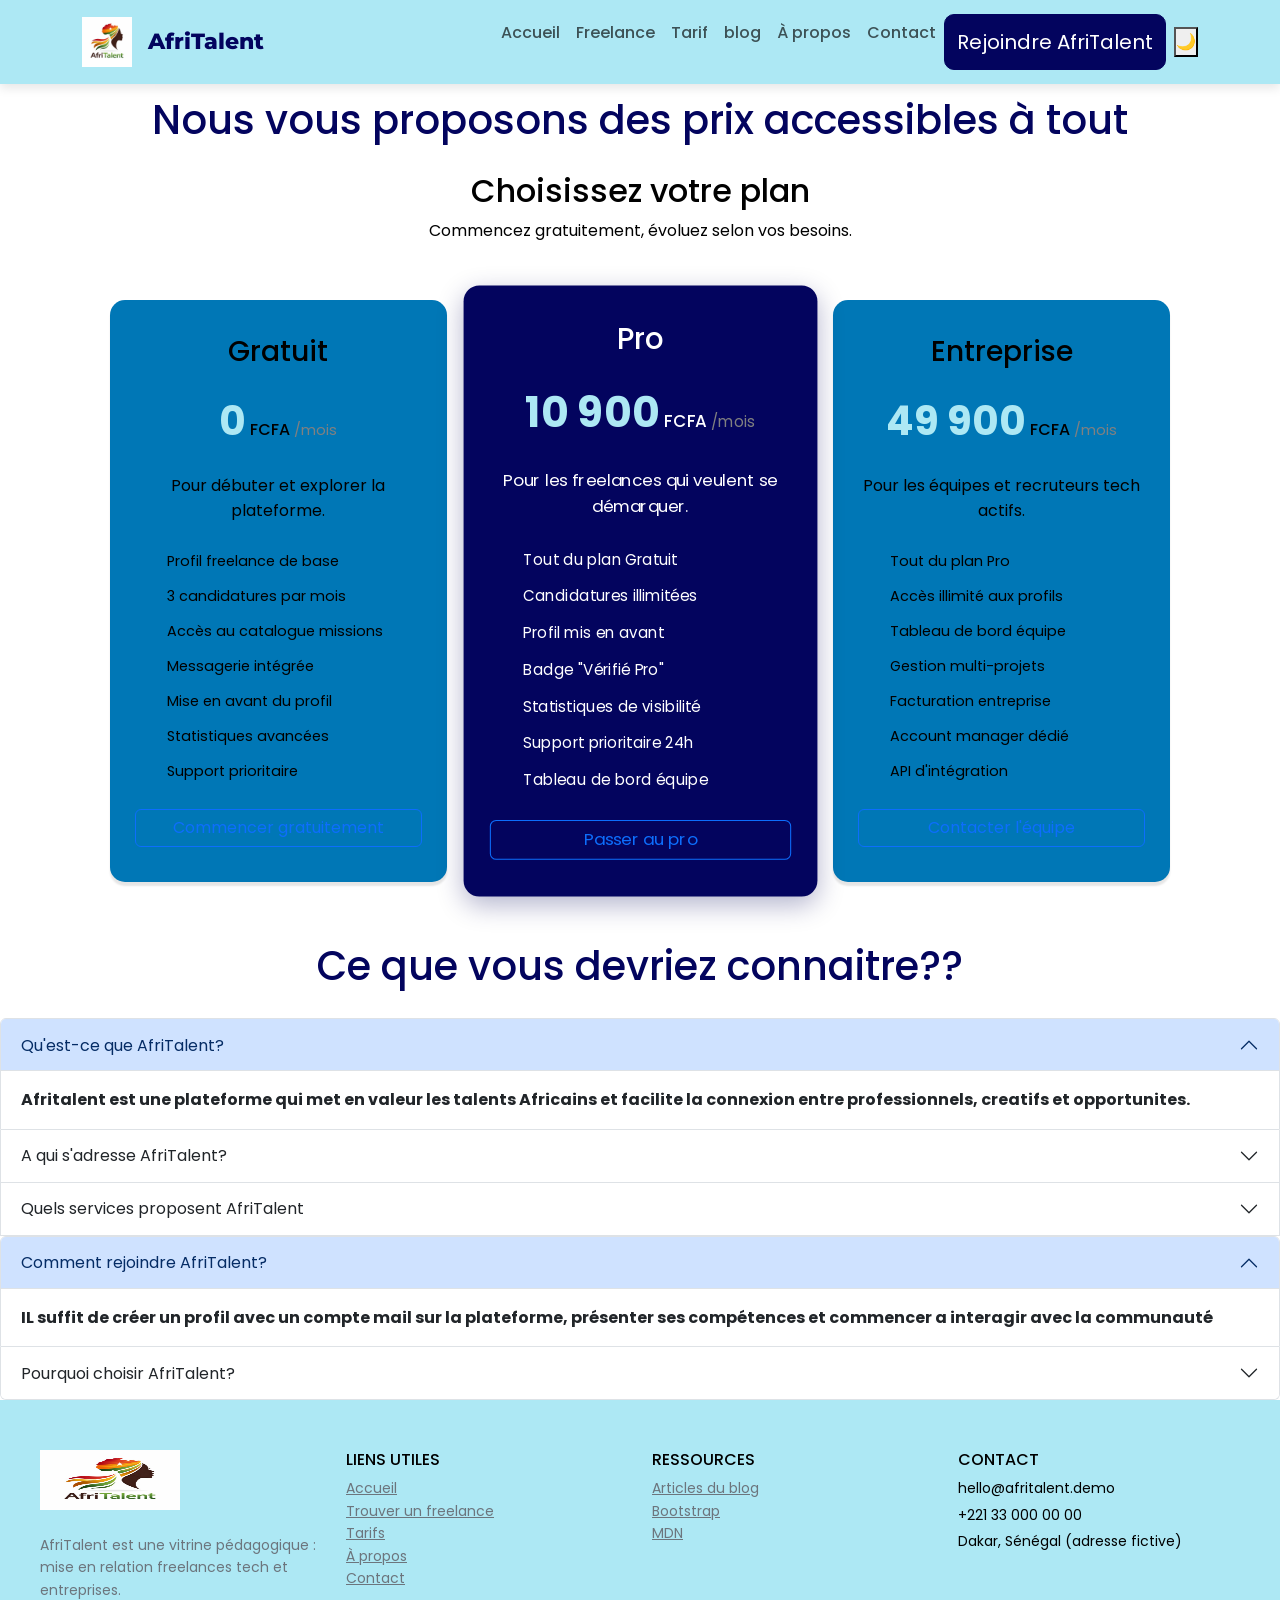
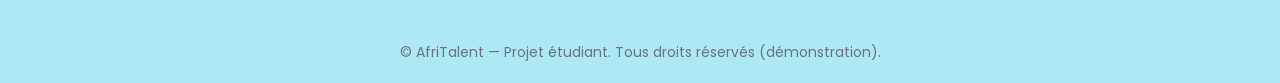
<file: tarifs.html>
<!DOCTYPE html>
<html lang="fr">
<head> 
    <meta charset="UTF-8"> 
    <meta name="viewport" content="width=device-width, initial-scale=1.0"> 
    <title>AfriTalent — Tarifs</title> 

    <!-- Bootstrap 5 via CDN : feuille de style --> 
    <link 
href="https://cdn.jsdelivr.net/npm/bootstrap@5.3.0/dist/css/bootstrap.min.css" rel="stylesheet"> 

    <!-- Votre feuille de style personnelle --> 
    <link rel="stylesheet" href="css/style.css">
</head>
<body> 
    <!-- Le contenu de la page sera ajoute ici --> 
  <header>

 <nav class="navbar navbar-expand-lg fixed-top" id="phto">
  <div class="container">
     <a  class="navbar-brand d-flex align-items-center gap-2" href="index.html">
      <img src="images/WhatsApp Image 2026-05-01 at 19.04.56.jpeg" height="50px">
    </a>
      <!-- Bouton hamburger mobile -->
      <button class="navbar-toggler" type="button"
        data-bs-toggle="collapse"
        data-bs-target="#navMenu"
        aria-controls="navMenu"
          aria-expanded="false"
        aria-label="Ouvrir le menu">
        <span class="navbar-toggler-icon"></span>
      </button>

    <div class="collapse navbar-collapse" id="navMenu">
      <a class="navbar-brand" href="#">AfriTalent</a>
      <div class="navbar-nav ms-auto">
        <a class="nav-link" href="index.html">Accueil</a>
        <a class="nav-link" href="freelances.html">Freelance</a>
        <a class="nav-link" href="tarifs.html">Tarif</a>
        <a class="nav-link" href="blog.html">blog</a>
        <a class="nav-link" href="about.html">À propos</a>
        <a class="nav-link" href="contact.html">Contact</a>
        <a href="contact.html" class="btn btn-primary btn-lg">Rejoindre AfriTalent</a>
      </div>
      <div>
        <div>
        <button id="darkModeToggle" class="btn-sm ms-2">🌙</button>
      </div>
      </div>
    </div>
  </div>
</nav>
  
  </header>
<section class="centre">
<h1>Nous vous proposons des prix accessibles à tout</h1>
</section>
  <!-- ==================== SECTION PLANS TARIFAIRES ====================
         3 cartes : Gratuit, Pro (mis en avant), Entreprise
    ===================================================================== -->
<section id="plans" aria-label="Plans et tarifs disponibles">
      <div class="tarif">
        <h2 class="section-title text-center fade-in">Choisissez votre plan</h2>
        <p class="section-subtitle text-center fade-in">Commencez gratuitement, évoluez selon vos besoins.</p>

    <div class="div1">

          <!-- ---- Plan GRATUIT ---- -->
          <div class="div2">
            <div class="pricing-card">
              <div class="pricing-header">
                <h3>Gratuit</h3>
                <div class="pricing-price">
                  <span class="price-amount">0</span>
                  <span class="price-currency">FCFA</span>
                  <span class="price-period">/mois</span>
                </div>
                <p class="pricing-desc">Pour débuter et explorer la plateforme.</p>
              </div>
              <ul class="pricing-features">
                <!-- bi-check-circle-fill = fonctionnalité incluse -->
                <li><i class="bi bi-check-circle-fill text-success" aria-hidden="true"></i> Profil freelance de base</li>
                <li><i class="bi bi-check-circle-fill text-success" aria-hidden="true"></i> 3 candidatures par mois</li>
                <li><i class="bi bi-check-circle-fill text-success" aria-hidden="true"></i> Accès au catalogue missions</li>
                <li><i class="bi bi-check-circle-fill text-success" aria-hidden="true"></i> Messagerie intégrée</li>
                <!-- bi-x-circle = fonctionnalité non incluse -->
                <li class="disabled"><i class="bi bi-x-circle text-danger" aria-hidden="true"></i> Mise en avant du profil</li>
                <li class="disabled"><i class="bi bi-x-circle text-danger" aria-hidden="true"></i> Statistiques avancées</li>
                <li class="disabled"><i class="bi bi-x-circle text-danger" aria-hidden="true"></i> Support prioritaire</li>
              </ul>
              <a href="contact.html" class="btn btn-outline-primary w-100">Commencer gratuitement</a>
            </div>
         </div>

          <!-- ---- Plan PRO (mis en avant visuellement) ---- -->
          <div class="div2" id="pro">
            <!-- pricing-featured = styles spéciaux dans le CSS -->
            <div class="pricing-card pricing-featured">
              <!-- Badge "Populaire" -->
              <div class="pricing-header">
                <h3>Pro</h3>
                <div class="pricing-price">
                  <span class="price-amount">10 900</span>
                  <span class="price-currency">FCFA</span>
                  <span class="price-period">/mois</span>
                </div>
                <p class="pricing-desc">Pour les freelances qui veulent se démarquer.</p>
              </div>
              <ul class="pricing-features">
                <li><i class="bi bi-check-circle-fill" aria-hidden="true"></i> Tout du plan Gratuit</li>
                <li><i class="bi bi-check-circle-fill" aria-hidden="true"></i> Candidatures illimitées</li>
                <li><i class="bi bi-check-circle-fill" aria-hidden="true"></i> Profil mis en avant</li>
                <li><i class="bi bi-check-circle-fill" aria-hidden="true"></i> Badge "Vérifié Pro"</li>
                <li><i class="bi bi-check-circle-fill" aria-hidden="true"></i> Statistiques de visibilité</li>
                <li><i class="bi bi-check-circle-fill" aria-hidden="true"></i> Support prioritaire 24h</li>
                <li class="disabled"><i class="bi bi-x-circle" aria-hidden="true"></i> Tableau de bord équipe</li>
              </ul>
              <a href="contact.html" class="btn btn-outline-primary w-100">Passer au pro</a>
              
            </div>
          </div>

          <!-- ---- Plan ENTREPRISE ---- -->
          <div class="div2">
            <div class="pricing-card">
              <div class="pricing-header">
                <h3>Entreprise</h3>
                <div class="pricing-price">
                  <span class="price-amount">49 900</span>
                  <span class="price-currency">FCFA</span>
                  <span class="price-period">/mois</span>
                </div>
                <p class="pricing-desc">Pour les équipes et recruteurs tech actifs.</p>
              </div>
              <ul class="pricing-features">
                <li><i class="bi bi-check-circle-fill text-success" aria-hidden="true"></i> Tout du plan Pro</li>
                <li><i class="bi bi-check-circle-fill text-success" aria-hidden="true"></i> Accès illimité aux profils</li>
                <li><i class="bi bi-check-circle-fill text-success" aria-hidden="true"></i> Tableau de bord équipe</li>
                <li><i class="bi bi-check-circle-fill text-success" aria-hidden="true"></i> Gestion multi-projets</li>
                <li><i class="bi bi-check-circle-fill text-success" aria-hidden="true"></i> Facturation entreprise</li>
                <li><i class="bi bi-check-circle-fill text-success" aria-hidden="true"></i> Account manager dédié</li>
                <li><i class="bi bi-check-circle-fill text-success" aria-hidden="true"></i> API d'intégration</li>
              </ul>
              <a href="contact.html" class="btn btn-outline-primary w-100">Contacter l'équipe</a>
            </div>
          </div>

        </div>
      </div>
</section>

<section class="centre fade-in">
<h1>Ce que vous devriez connaitre??</h1>
</section>

<div class="accordion" id="accordionExample">
  <div class="accordion-item">
    <h2 class="accordion-header" id="headingOne">
      <button class="accordion-button" type="button" data-bs-toggle="collapse" data-bs-target="#collapseOne" aria-expanded="true" aria-controls="collapseOne">
        Qu'est-ce que AfriTalent?
      </button>
    </h2>
    <div id="collapseOne" class="accordion-collapse collapse show" aria-labelledby="headingOne" data-bs-parent="#accordionExample">
      <div class="accordion-body">
        <strong>Afritalent est une plateforme qui met en valeur les talents Africains et facilite la connexion entre professionnels, creatifs et opportunites.</strong>

      </div>
    </div>
  </div>
  <div class="accordion-item">
    <h2 class="accordion-header" id="headingTwo">
      <button class="accordion-button collapsed" type="button" data-bs-toggle="collapse" data-bs-target="#collapseTwo" aria-expanded="false" aria-controls="collapseTwo">
        A qui s'adresse AfriTalent?
      </button>
    </h2>
    <div id="collapseTwo" class="accordion-collapse collapse" aria-labelledby="headingTwo" data-bs-parent="#accordionExample">
      <div class="accordion-body">
        <strong>AfriTalent s'adresse aux jeunes talents,freelances, entreprises et recruteurs qui souhaitent collaborer ou decouvrir des competences en Afrique.</strong>
      </div>
    </div>
  </div>
  <div class="accordion-item">
    <h2 class="accordion-header" id="headingThree">
      <button class="accordion-button collapsed" type="button" data-bs-toggle="collapse" data-bs-target="#collapseThree" aria-expanded="false" aria-controls="collapseThree">
        Quels services proposent AfriTalent
      </button>
    </h2>
    <div id="collapseThree" class="accordion-collapse collapse" aria-labelledby="headingThree" data-bs-parent="#accordionExample">
      <div class="accordion-body">
       <strong> AfriTalent propose la mise en relation professionnelle, la promotion de talents, et parfois des opportunites d'emploi ou de projets.</strong>
      </div>
    </div>
  </div>
  <div class="accordion" id="accordionExample">
  <div class="accordion-item">
    <h2 class="accordion-header" id="collapseOne">
      <button class="accordion-button" type="button" data-bs-toggle="collapse" data-bs-target="#collapseOne" aria-expanded="true" aria-controls="collapseOne">
        Comment rejoindre AfriTalent?
      </button>
    </h2>
    <div id="collapseOne" class="accordion-collapse collapse show" aria-labelledby="headingOne" data-bs-parent="#accordionExample">
      <div class="accordion-body">
        <strong> IL suffit de créer un profil avec un compte mail sur la plateforme, présenter ses compétences et commencer a interagir avec la communauté</strong>
      </div>
    </div>
  </div>
  <div class="accordion-item">
    <h2 class="accordion-header" id="collapseTwo">
      <button class="accordion-button collapsed" type="button" data-bs-toggle="collapse" data-bs-target="#collapseTwo" aria-expanded="false" aria-controls="collapseTwo">
        Pourquoi choisir AfriTalent?
      </button>
    </h2>
    <div id="collapseFour" class="accordion-collapse collapse" aria-labelledby="collapseFive" data-bs-parent="#accordionExample">
      <div class="accordion-body">
          <strong>Afritalent permet de gagner en visibilité, développer son réseau et accéder à des opportunités adaptées à ses compétences.</strong>
      </div>
    </div>
  </div>
</div> 


   <!-- ========== FOOTER ========== -->
  <footer class="footer">
      <div class="footer1">
        <div class="row g-4">
          <div class="col-md-6 col-lg-3">
            <a class="d-inline-flex align-items-center gap-2 text-decoration-none text-body" href="index.html">
              <img src="images/WhatsApp Image 2026-05-01 at 19.04.56.jpeg" width="140" height="60" />
            </a>
            <p class="small text-secondary mt-3">
              AfriTalent est une vitrine pédagogique : mise en relation freelances tech et entreprises.
            </p>
          </div>
          <div class="col-6 col-lg-3">
            <h2 class="h6 text-uppercase">Liens utiles</h2>
            <ul class="list-unstyled small">
              <li><a class="link-secondary" href="index.html">Accueil</a></li>
              <li><a class="link-secondary" href="freelances.html">Trouver un freelance</a></li>
              <li><a class="link-secondary" href="tarifs.html">Tarifs</a></li>
              <li><a class="link-secondary" href="about.html">À propos</a></li>
              <li><a class="link-secondary" href="contact.html">Contact</a></li>
            </ul>
          </div>
          <div class="col-6 col-lg-3">
            <h2 class="h6 text-uppercase">Ressources</h2>
            <ul class="list-unstyled small">
              <li><a class="link-secondary" href="index.html#blog">Articles du blog</a></li>
              <li><a class="link-secondary" href="https://getbootstrap.com/" rel="noopener">Bootstrap</a></li>
              <li>
                <a class="link-secondary" href="https://developer.mozilla.org/fr/" rel="noopener">MDN</a>
              </li>
            </ul>
          </div>
          <div class="col-md-6 col-lg-3">
            <h2 class="h6 text-uppercase">Contact</h2>
            <p class="small mb-1">hello@afritalent.demo</p>
            <p class="small mb-1">+221 33 000 00 00</p>
            <p class="small">Dakar, Sénégal (adresse fictive)</p>
            <p class="mt-3 mb-0">
              <a class="text-secondary me-2" href="#" aria-label="LinkedIn (lien fictif)"
                ><i class="bi bi-linkedin fs-5" aria-hidden="true"></i
              ></a>
              <a class="text-secondary me-2" href="#" aria-label="X (lien fictif)"
                ><i class="bi bi-twitter-x fs-5" aria-hidden="true"></i
              ></a>
              <a class="text-secondary" href="#" aria-label="GitHub (lien fictif)"
                ><i class="bi bi-github fs-5" aria-hidden="true"></i
              ></a>
            </p>
          </div>
        </div>
        <p class="small text-secondary text-center mt-4 mb-0">
          © <span id="year"></span> AfriTalent — Projet étudiant. Tous droits réservés (démonstration).
        </p>
      </div>
    </footer>

   
<!-- Bootstrap 5 via CDN : script JavaScript --> 
<script 
src="https://cdn.jsdelivr.net/npm/bootstrap@5.3.0/dist/js/bootstrap.bundle.min.js"
></script> 
<!-- Votre script JavaScript --> 
<script src="js/main.js"></script>

<!-- Bouton retour en haut -->
  <button id="backToTop" aria-label="Retourner en haut de la page" title="Haut de page">
    <i class="bi bi-arrow-up-short"></i>
  </button>

</body>
</html>
</file>
<file: css/style.css>
@import url('https://coolors.co/03045e-023e8a-0077b6-0096c7-00b4d8-48cae4-90e0ef-ade8f4-caf0f8');
@import url('https://fonts.googleapis.com/css2?family=Montserrat:ital,wght@0,100..900;1,100..900&display=swap');
@import url('https://fonts.googleapis.com/css2?family=Montserrat:ital,wght@0,100..900;1,100..900&family=Poppins:ital,wght@0,100;0,200;0,300;0,400;0,500;0,600;0,700;0,800;0,900;1,100;1,200;1,300;1,400;1,500;1,600;1,700;1,800;1,900&display=swap');

:root{
    --font-title:"montserrat";
    --font-body: "poppins";
    --primary-color:#0077b6;
    --second-color:#ade8f4;
    --light-grad: #ffffff;
    --dark-color:#03045e;
    --text-main: black;


    --spacing: 22px;
    --radius: 15px;
}

*{
    margin: 0;
    padding: 0;
    box-sizing: border-box;
}
html, body{
    overflow-x: hidden;
    max-width: 100%;
}
img{
    max-width: 100%;
    display: block;
}
body{
    padding-top: 76px;
    font-family: var(--font-body);
    background-color: var(--light-grad);
    color: var(--text-main);
    line-height: 1.6;
}
nav#phto{
    background-color: var(--second-color);
    padding: 12px 20px;
    box-shadow: 0 4px 10px rgb(0, 0, 0, 0.1);
    /* C'est pour que le JS contrôle la couleur librement et qu'il ajoute aussi la transition pour que le changement soit fluide. */
    transition: background-color 0.3s ease, padding 0.3s ease;
}
nav#phto.scrolled{
   background-color: #023e8a;
   padding: 12px 20px;
   box-shadow: 0 4px 10px rgb(0, 0, 0, 0.1);
}
.nav#phto > img{
    height: 50px;
    margin-right: 10px;
}
.navbar-brand{
    font-family: var(--font-title);
    font-weight: 800;
    color: var(--dark-color);
    font-size: 1.4rem;
}
.nav-link{
    font-family: var(--dark-color);
    font-weight: 500;
    transition: 0.3s;
    padding: 6px 10px;
}
.nav-link:hover{
    color: white;
}
/* hamburger couleur */
.navbar-toggler{
    border-color: var(--dark-color);
}
.navbar-toggler-icon{
    background-image: url("data:image/svg+xml,%3csvg xmlns='http: //www.w3.org/2000/svg' viewBox='0 0 30 30' %3e%3cpath stroke-width='2' d='M4 7h22M4 23h22' /%3e%3c/svg%3e");
}
.hero{
    background-image: url("../images/Gouden\ AI-kansen\ in\ Afrika\ voor\ Europese\ tech_.jpeg");
    background-size: cover;
    background-position: center;
    background-repeat: no-repeat;
    min-height: 100vh;
    display: flex;
    align-items: center;
    margin-top: -76px;
    padding-top: -76px;
    /* le - c'est pour garder l'image intacte */
    
}
.hero-title{
    font-family: var(--font-title);
    font-size: 3.5rem;
    font-weight: 900;
    color: #ffffff;
    line-height: 1.1;
    margin-bottom: 20px;
}
.hero-subtitle{
    font-size: 1.2rem;
    color: #e0f7fa;
    font-weight: 400;
    margin-bottom: 30px;
}
.stats-card{
   display: flex;
   justify-content:center;
   gap: 20px;
   background-color: white;
   flex-wrap: wrap;
   padding: 40px 20px;

}
.stats-card > div{
    padding: 30px 40px;
    border-radius: var(--radius);
    box-shadow: 0 4px 10px rgb(0, 0, 0, 0.1);
    background: white;
    transition: transform 0.3s;

}
.stats-card div:hover{
    transform: translateY(-5px);
}
.stat-number{
    font-family: var(--font-title);
    font-size: 2.5rem;
    font-weight: 800;
    color: var(--primary-color);
}
.stat-label{
    color: #555;
    font-size: 0.95rem;
}
/* SECTION COMMENT ÇA MARCHE */
.bento{
    display: grid;
    grid-template-columns: repeat(3,1fr);
    gap: 20px;
    padding: 20px 0;
}
.art{
    background: var(--primary-color);
    padding: 40px;
    border-radius: var(--radius);
    color: white;
}
.art:hover{
    transform: translateY(-5px);
}
.art h3{
    color: #fff;
    margin-bottom: 10px;
}
.art p{
    color: #e0f7fa;
}
.art:nth-child(1){
    grid-column: span 2;
}

.art:nth-child(4){
    grid-column: span 2;
}
.step-number{
    font-size: 3rem;
    font-weight: 900;
    color: rgba(0, 0, 0, 0.2);
    display: block;
    margin-bottom: 10px;
}

/* CATÉGORIES DE SERVICES */
.category-card{
    background-color:white;
    padding: 30px 20px;
    border-radius: var(--radius);
    text-align: center;
    box-shadow: 0 4px 15px rgb(0,0,0,0.1);
}

.category-card:hover{
    transform: translateY(-10px);
    background-color: #0077b6;
    
}
.category-icon{
    font-size: 2.5rem;
    color: var(--dark-color);
    margin-bottom: 15px;
    display: block;
}
.category-title{
    font-size: 1rem;
    font-weight: 700;
    color: var(--dark-color);
    margin-bottom: 8px;
}
.category-count{
    color: #fff;
    font-size: 0.85rem;
}
/* section temoignages */
.temoignage-card{
    max-width: 600px;
    padding: 40px;
    background: white;
    border-radius: var(--radius);
    box-shadow: 0 4px 20px rgb(0, 0, 0, 0.8);
}
.temoignage-avatar{
    width: 80px;
    height: 80px;
    border-radius: 50%;
    margin: 0 auto 20px;
}
.temoignage-texte{
    font-style: italic;
    color: black;
    margin-bottom: 15px;
    font-size: 1rem;
}
.temoignage-nom{
    font-weight: 700;
    color: var(--dark-color);
    margin-bottom: 4px;
}
.temoignage-role{
    color:var(--second-color);
    font-size: 0.85rem;
    margin-bottom: 10px;
}
.stars{
    color: #f4a61d;
    font-size: 1.1rem;
}
/* bouton cta */
.cta-section{
    padding: 80px 20px;
    text-align: center;
}
.cta-title{
    font-size: 2.2rem;
    color: var(--dark-color);
    margin-bottom: 15px;
}
.cta-subtitle{
    font-size: 1.1em;
    margin-bottom: 25px;
    color: #158298;
}
.cta-section .btn{
    border-radius: var(--radius);
    padding: 12px 25px;
    font-weight: 600;
    transition: 0.3s;
}
.cta-section .btn:hover{
    transform: scale(1.05);
}
.cta-section div a{
    background-color: var(--primary-color);
}
/* freelances */
.centre{
    text-align: center;
    padding: 20px 30px;
}
.centre h1{
    font-size: 2.5rem;
    color: var(--dark-color);
}
.centre p{
    color: gray;
}
/* sectionn tarif */
.div1{
    display: grid;
    grid-template-columns: repeat(3,1fr);
    gap: 25px;
    padding: 40px 20px;
    max-width: 1100px;
    margin:  0 auto;
}
.pricing-card{
    background:var(--primary-color);
    padding: 35px 25px;
    border-radius: var(--radius);
    box-shadow: 0 4px 2px rgb(0, 0, 0, 0.1);
    text-align: center;
    transition: transform 0.3s;
}
.pricing-card:hover{
    transform: translateY(-10px);
}
/* plan pro mise en avant */
.pricing-featured{
    background: var(--dark-color);
    color: white;
    transform: scale(1.05);
    box-shadow: 0 8px 25px rgb(0, 5, 90, 0.3);
}
.pricing-price{
    margin: 20px 0;
}
.price-amount{
    font-size: 2.5rem;
    font-weight: 700;
    color: var(--second-color);
}
.price-currency{
    font-size: 1rem;
    font-weight: 500;
}
.price-period{
    font-size: 0.9rem;
    color: gray;
}
.pricing-features{
    list-style: none;
    text-align: left;
    margin: 20px 0;
}
.pricing-features li{
    padding: 6px 0;
    font-size: 0.9rem;
}
/* section a propos */
#histoire{
    padding: 80px 0;
    background: #fff;
}
.histoire-content{
    display: flex;
    align-items: center;
    gap: 50px;
    flex-wrap: wrap;
}
.histoire-text{
    flex: 1;
    min-width: 280px;
}
.histoire-text p{
    color: #444;
    margin-bottom: 15px;
}
.histoire-image {
    flex: 1;
    min-width: 280px;
    text-align: center;
}
.histoire-image img{
    width: 100%;
    max-width: 450px;
    border-radius: var(--radius);
    box-shadow: 0 5px 15px rgb(0, 0, 0, 0.2);
}
/*  section notre equipe */
#equipe{
    padding: 80px 0;
}
.team-card{
    background: white;
    padding: 25px;
    border-radius: var(--radius);
    text-align: center;
    box-shadow: 0 5px 15px rgb(0, 0, 0, 0.1);
}
.team-info h3{
    color: var(--dark-color);
    font-size: 1.1rem;
    margin-bottom: 5px;
}
.team-role{
    color:var(--primary-color);
    font-size: 0.85rem;
    font-weight: 600;
    margin-bottom: 8px;
}
.team-bio{
    color: #555;
    font-size: 0.85rem;
    margin-bottom: 12px;
}
.team-social a{
    color: var(--dark-color);
    font-size: 1.2;
    margin: 0 5px;
}
/* section nos valeurs */
#nos-valeurs .row{
    align-items: stretch;
}

.valeur{
    width: 100%;
    height: 100%;
    background:var(--primary-color);
    padding: 25px;
    border-radius: var(--radius);
    text-align: center;
    box-shadow: 0 4px 15px rgb(o, 0, 0, 0.2);
    transition: 0.3s;
}
.valeur:hover{
    transform: translateX(-10px);
}
.valeur img{
    width: 60px;
    margin:0 auto 15px;
    display: block;
}
.valeur h3{
    color: var(--dark-color);
    margin:10px 0;
    font-size: 1.1rem;
}
.valeur p{
    color: #555;
    font-size: 0.9rem;
}
 /* chiffres cles */
.chiffres-cles{
   display: flex;
   justify-content:center;
   gap: 20px;
   flex-wrap: wrap;
   padding: 70px 20px;
   background: #fff;

}
.chiffres-cles > div{
    padding: 40px 70px;
    border-radius: var(--radius);
    box-shadow: 0 4px 10px rgb(0, 0, 0, 0.1);
    background: white;
    text-align: center;
    transition: 0.3s;
}
.chiffres-cles:hover{
    transform: translateY(-5px);
}
/* conctacttt */
.card {
    border-radius: 20px;
}

.form-control,
.form-select {
    border-radius: 10px;
    padding: 12px;
}

.btn-primary {
    background-color: #03045e;
    border-color: #03045e;
    border-radius: 10px;
    padding: 12px;
}

.btn-primary:hover {
    background-color: #0077b6;
    border-color: #0077b6;
}
.map-container{
    margin: 40px auto;
    max-width: 900px;
    border-radius: var(--radius);
    overflow: hidden;
    box-shadow: 0 4px 15px rgb(0, 0, 0, 0.1);
}
.Cordonnees{
    max-width: 900px;
    margin: 0 auto;
    padding: 40px 20px;
}
.Cordonnees h1{
    text-align: center;
    margin-bottom: 30px;
}
.infos{
    display: flex;
    justify-content: space-between;
    flex-wrap: wrap;
}
.gauche,
.droite{
    flex: 1;
    min-width: 200px;
}
.gauche h4, .droite h4{
    color: var(--dark-color);
    margin-bottom: 6px;
    margin-top: 20px;
}
.gauche a, .droite p, address{
    color: var(--primary-color);
}
/* commit 7 fade in */
.fade-in{
    opacity: 0;
    transform: translateY(30px);
    transition: opacity 0.6s ease, transform 0.6s ease;
}
.fade-in.visible{
    opacity: 1;
    transform: translateY(0);
}
/* pied de page */
.footer1{
    background-color: var(--second-color);
    padding: 50px 40px 20px;
}
.footer1 a{
    color: #555;
    transition: color 0.3s;
}
.footer1 a:hover{
    color: var(--dark-color);
}
#backToTop{
    display: none;
   position: fixed;
   bottom: 30px;
   right: 30px;
   background-color: var(--dark-color);
   border: none;
   color: white;
   border-radius: 50%;
   width: 45px;
   height: 45px;
   font-size: 1.5rem;
   cursor: pointer;
   z-index: 999;
}
/* tablette */
@media screen and (max-width:768px){
    body{ padding-top: 70px;}
    .hero-title{font-size: 2.2rem;}
    .hero-subtitle{font-size: 1rem;}
    /* bento: 1 colonne sur tablette */
    .bento{
        grid-template-columns: repeat(2, 1fr);
        padding: 20px;
    }
    .art:nth-child(1),
    .art:nth-child(4){
        grid-column: span 2;
    }
    /* services : 2 colonnes */
    .service{
        grid-template-columns: repeat(2, 1fr);
        max-width: 100%;
    }
    /* tarifs : 1 colonne */
    .div1{
        grid-template-columns:repeat(2, 1fr);
        padding: 20px;
    }
    .pricing-featured{
        transform: scale(1);
    }
    /* stats */
    .stats-card{
        gap: 15px;
    }
    .stats-card > div{
        width: 100%;
    }
    /* contact infos */
    .infos{
        flex-direction: column;
        gap: 0;
    }
    .gauche, .droite{
        width: 100%;
    }
    /* histoire */
    .histoire-content{
        flex-direction: column;
    }
}


/* sur mobile */
@media screen and (max-width: 375px){
.hero-title{
    font-size: 1.7rem;
}
/* services: 1 colonne */
.service{
    grid-template-columns: 1fr;
}
.section-title{
    font-size: 1.5rem;
}
.chiffres-cles > div{
    padding: 25px 30px;
}
nav#phto > img {
    height: 38px;
}
.navbar-brand{
    font-size: 1.1rem;
}
.bento{
    grid-template-columns: 1fr;
    padding: 10px;
}
}
    /*desktop  */
@media screen and (min-width: 1200px){
    .bento{
        grid-template-columns: repeat(3, 1fr);
    }
    .art:nth-child(1),
    .art:nth-child(4){
        grid-column: span 2;
    }
    .div1{
        grid-template-columns: repeat(3, 1fr);
    }
    .valeur{
        grid-template-columns: repeat(4, 1fr);
    }
}
/* dark mode */
body.dark-mode{
    background-color: #0d0d0d;
    color: #f0f0f0;
}
body.dark-mode nav#phto{
    background-color: #1a1a2e;
}
body.dark-mode .team-card,
body.dark-mode .valeur{
    background-color: #1e1e2e;
    color: #f0f0f0;
}
/* dark mode a propos */
body.dark-mode #histoire{
background-color: #0d0d0d;
}
body.dark-mode .histoire-text p {
    color: gray;
}
body.dark-mode .chiffres-cles{
    background-color: #0d0d0d;
}
body.dark-mode .chiffres-cles > div {
    background-color: #1e1e2e;
    box-shadow: 0 4px 10px rgb(255, 255, 255, 0.5);
}
body.dark-mode .stat-number{
    color: var(--second-color);
}
body.dark-mode .section-title{
    color: #ffffff;
}
/* dark mode de tarifs */
body.dark-mode .div2 .pricing-card{
    background-color: #1e1e2e;
    color: #f0f0f0;
}
body.dark-mode .div2 .pricing-featured{
    background-color: #023e8a;
}
body.dark-mode .tarif{
    background-color: #0d0d0d;
}
body.dark-mode .price-period{
    color: gray;
}
body.dark-mode .pricing-features li{
    color: #f0f0f0;
}
</file>
